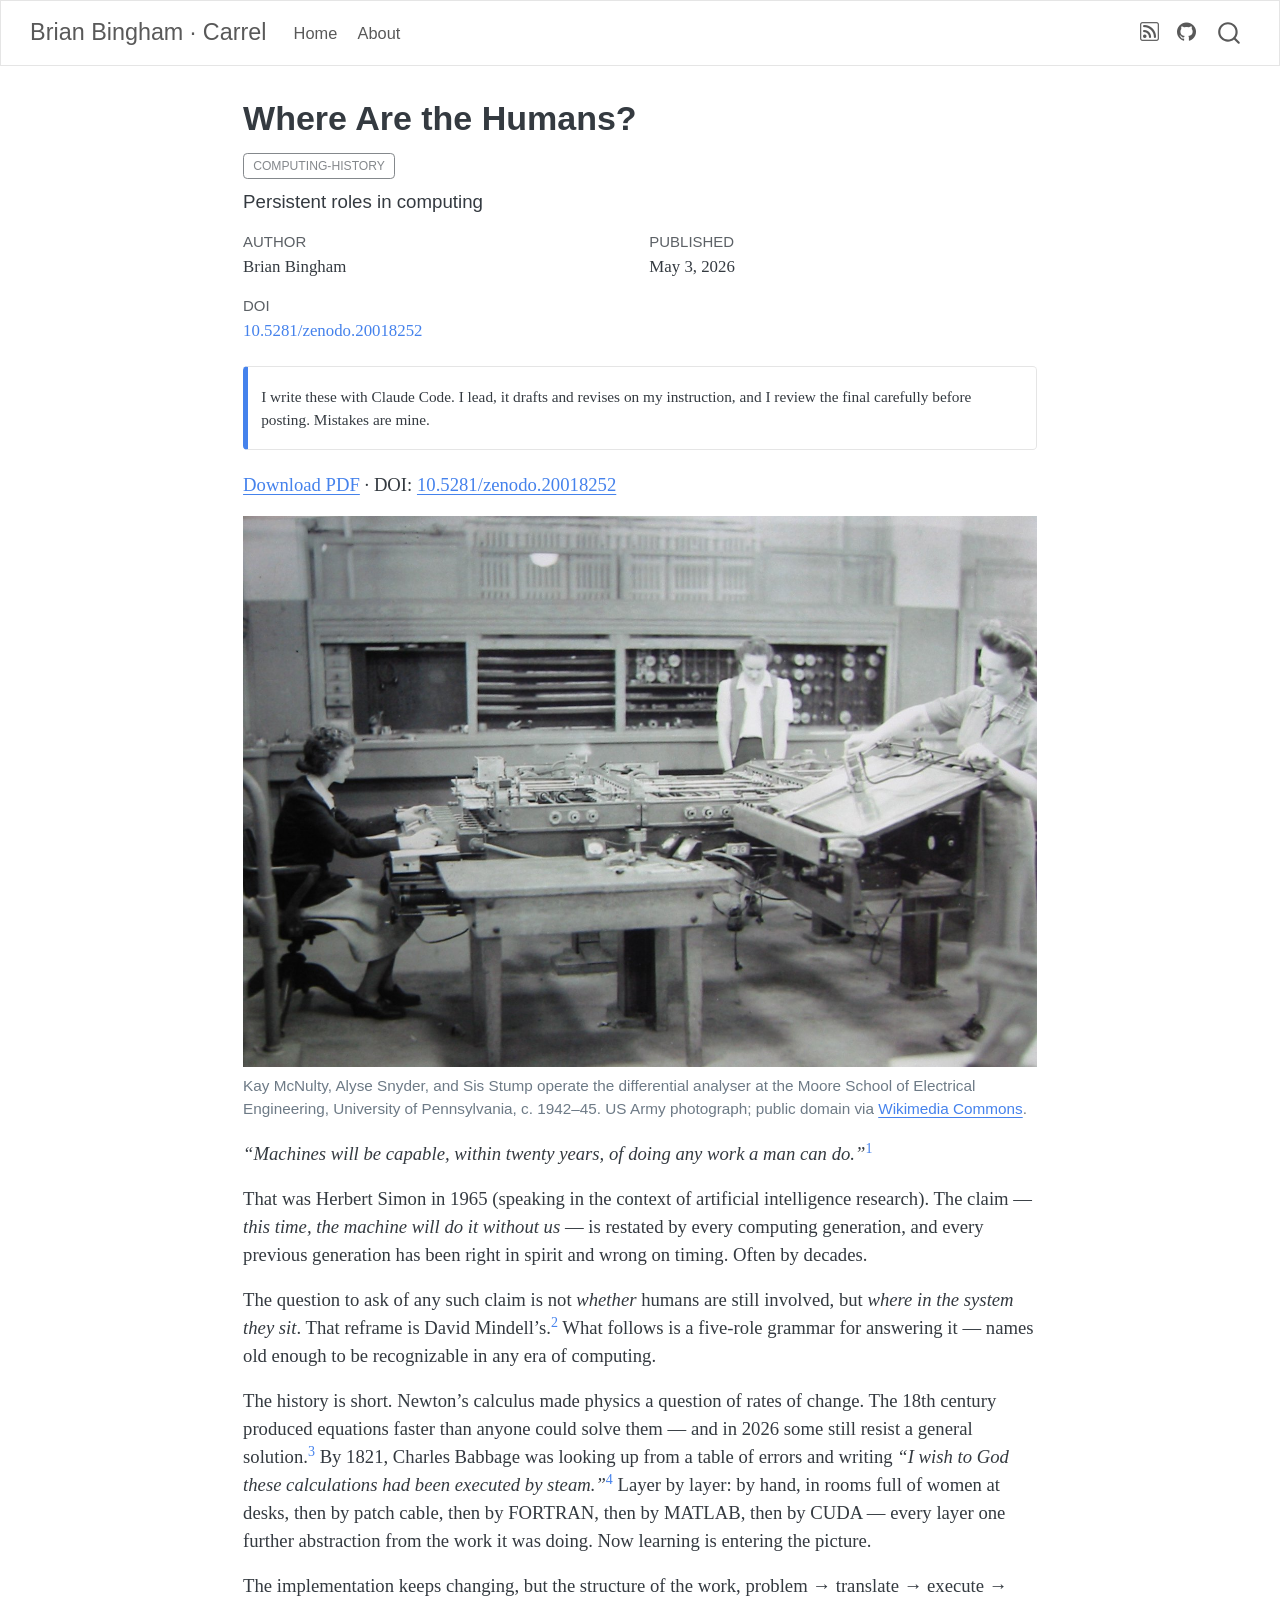
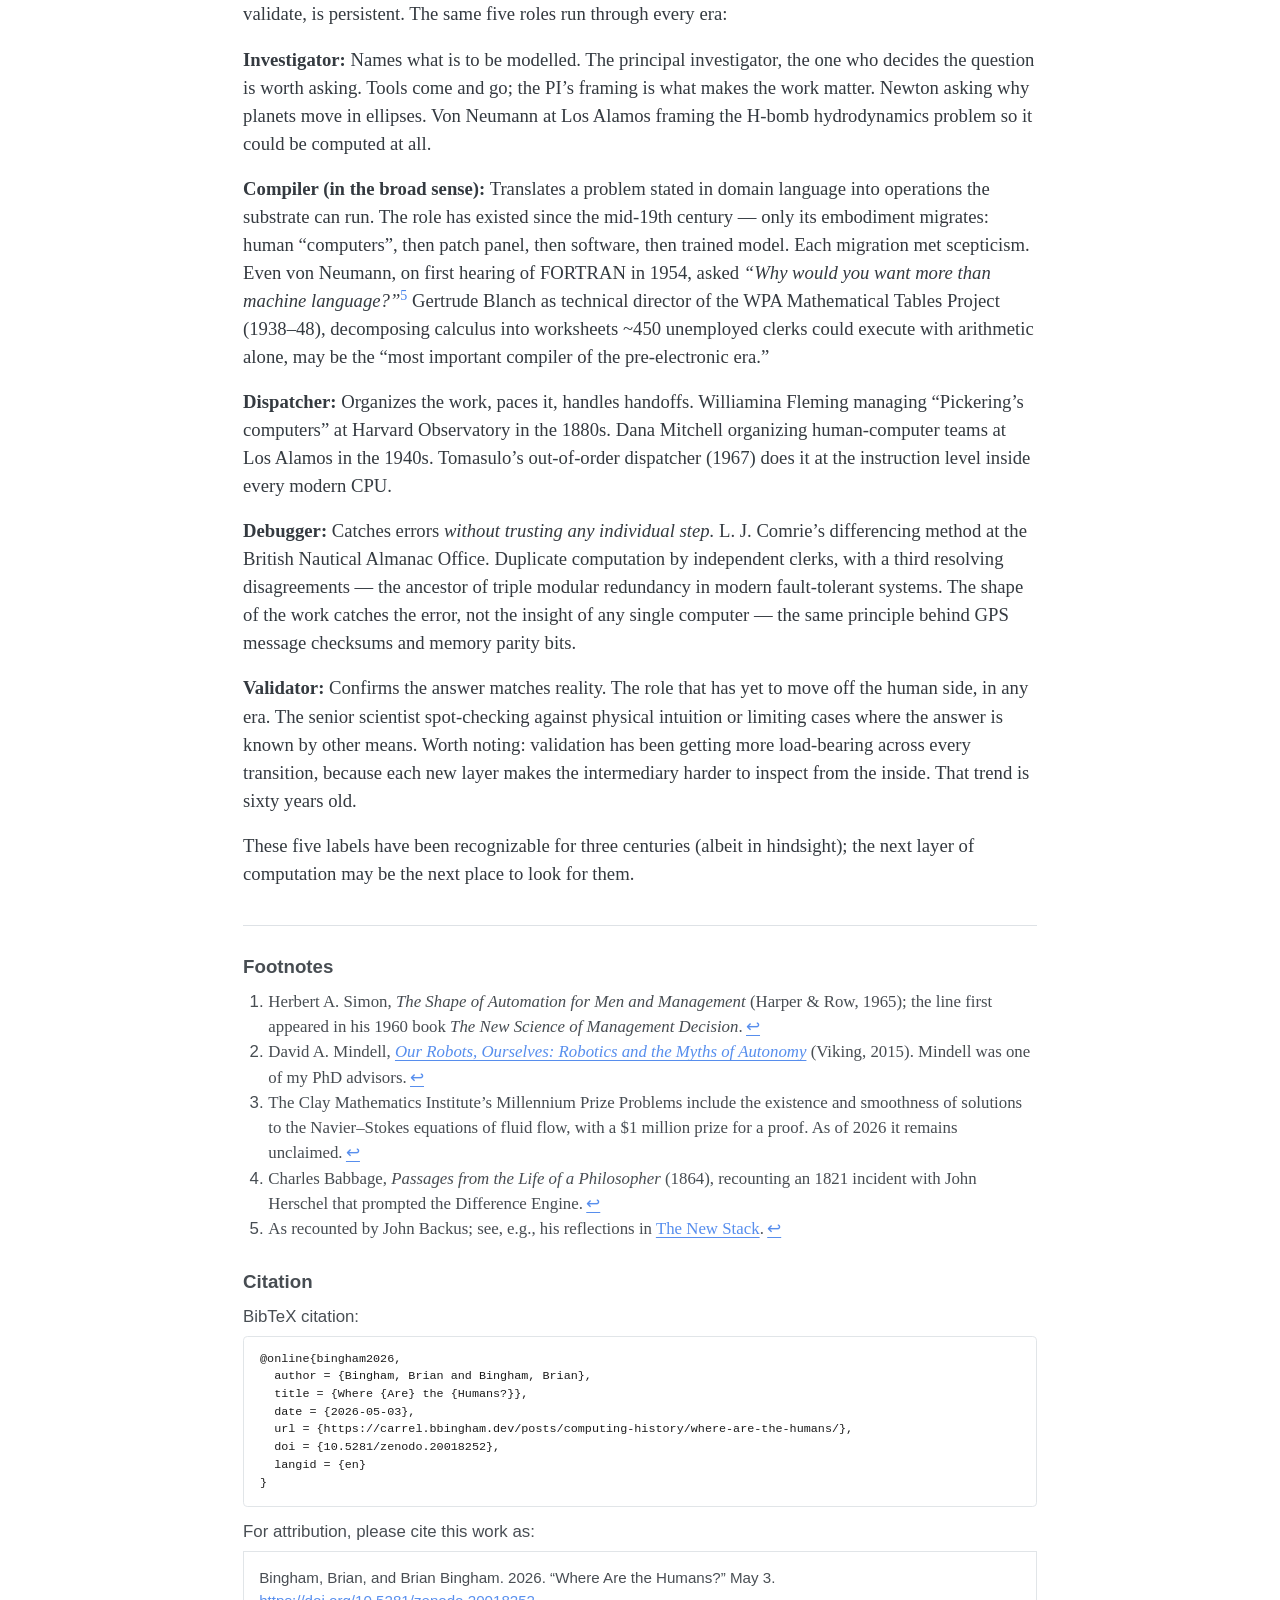
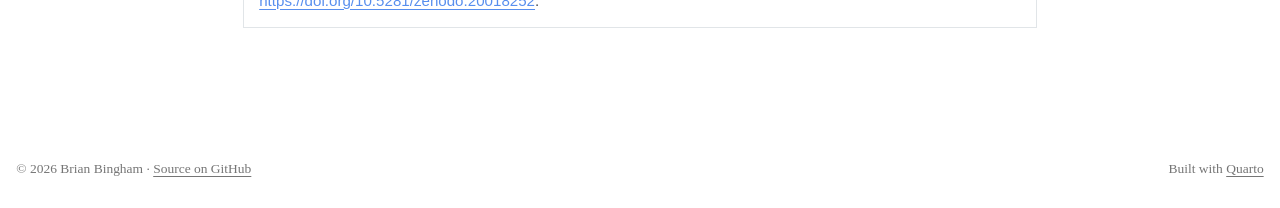
<file: posts/computing-history/where-are-the-humans/index.html>
<!DOCTYPE html>
<html xmlns="http://www.w3.org/1999/xhtml" lang="en" xml:lang="en"><head>

<meta charset="utf-8">
<meta name="generator" content="quarto-1.9.38">

<meta name="viewport" content="width=device-width, initial-scale=1.0, user-scalable=yes">

<meta name="author" content="Brian Bingham">
<meta name="dcterms.date" content="2026-05-03">
<meta name="description" content="Persistent roles in computing">

<title>Where Are the Humans? – Brian Bingham · Carrel</title>
<style>
/* Default styles provided by pandoc.
** See https://pandoc.org/MANUAL.html#variables-for-html for config info.
*/
code{white-space: pre-wrap;}
span.smallcaps{font-variant: small-caps;}
div.columns{display: flex; gap: min(4vw, 1.5em);}
div.column{flex: auto; overflow-x: auto;}
div.hanging-indent{margin-left: 1.5em; text-indent: -1.5em;}
ul.task-list{list-style: none;}
ul.task-list li input[type="checkbox"] {
  width: 0.8em;
  margin: 0 0.8em 0.2em -1em; /* quarto-specific, see https://github.com/quarto-dev/quarto-cli/issues/4556 */ 
  vertical-align: middle;
}
</style>


<script src="../../../site_libs/quarto-nav/quarto-nav.js"></script>
<script src="../../../site_libs/clipboard/clipboard.min.js"></script>
<script src="../../../site_libs/quarto-search/autocomplete.umd.js"></script>
<script src="../../../site_libs/quarto-search/fuse.min.js"></script>
<script src="../../../site_libs/quarto-search/quarto-search.js"></script>
<meta name="quarto:offset" content="../../../">
<script src="../../../site_libs/quarto-html/quarto.js" type="module"></script>
<script src="../../../site_libs/quarto-html/tabsets/tabsets.js" type="module"></script>
<script src="../../../site_libs/quarto-html/popper.min.js"></script>
<script src="../../../site_libs/quarto-html/tippy.umd.min.js"></script>
<script src="../../../site_libs/quarto-html/anchor.min.js"></script>
<link href="../../../site_libs/quarto-html/tippy.css" rel="stylesheet">
<link href="../../../site_libs/quarto-html/quarto-syntax-highlighting-15634bcf2e68342d4ad2dfa704d543f6.css" rel="stylesheet" id="quarto-text-highlighting-styles">
<script src="../../../site_libs/bootstrap/bootstrap.min.js"></script>
<link href="../../../site_libs/bootstrap/bootstrap-icons.css" rel="stylesheet">
<link href="../../../site_libs/bootstrap/bootstrap-454c13701e5b3cffbaa44d2e4fed2e2a.min.css" rel="stylesheet" append-hash="true" id="quarto-bootstrap" data-mode="light">
<script id="quarto-search-options" type="application/json">{
  "location": "navbar",
  "copy-button": false,
  "collapse-after": 3,
  "panel-placement": "end",
  "type": "overlay",
  "limit": 50,
  "keyboard-shortcut": [
    "f",
    "/",
    "s"
  ],
  "show-item-context": false,
  "language": {
    "search-no-results-text": "No results",
    "search-matching-documents-text": "matching documents",
    "search-copy-link-title": "Copy link to search",
    "search-hide-matches-text": "Hide additional matches",
    "search-more-match-text": "more match in this document",
    "search-more-matches-text": "more matches in this document",
    "search-clear-button-title": "Clear",
    "search-text-placeholder": "",
    "search-detached-cancel-button-title": "Cancel",
    "search-submit-button-title": "Submit",
    "search-label": "Search"
  }
}</script>
<style>html{ scroll-behavior: smooth; }</style>


<meta property="og:title" content="Where Are the Humans? – Brian Bingham · Carrel">
<meta property="og:description" content="Persistent roles in computing">
<meta property="og:image" content="https://carrel.bbingham.dev/posts/computing-history/where-are-the-humans/hero.jpg">
<meta property="og:site_name" content="Brian Bingham · Carrel">
</head>

<body class="nav-fixed fullcontent quarto-light">

<div id="quarto-search-results"></div>
  <header id="quarto-header" class="headroom fixed-top">
    <nav class="navbar navbar-expand-lg " data-bs-theme="dark">
      <div class="navbar-container container-fluid">
      <div class="navbar-brand-container mx-auto">
    <a class="navbar-brand" href="../../../index.html">
    <span class="navbar-title">Brian Bingham · Carrel</span>
    </a>
  </div>
            <div id="quarto-search" class="" title="Search"></div>
          <button class="navbar-toggler" type="button" data-bs-toggle="collapse" data-bs-target="#navbarCollapse" aria-controls="navbarCollapse" role="menu" aria-expanded="false" aria-label="Toggle navigation" onclick="if (window.quartoToggleHeadroom) { window.quartoToggleHeadroom(); }">
  <span class="navbar-toggler-icon"></span>
</button>
          <div class="collapse navbar-collapse" id="navbarCollapse">
            <ul class="navbar-nav navbar-nav-scroll me-auto">
  <li class="nav-item">
    <a class="nav-link" href="../../../index.html"> 
<span class="menu-text">Home</span></a>
  </li>  
  <li class="nav-item">
    <a class="nav-link" href="../../../about.html"> 
<span class="menu-text">About</span></a>
  </li>  
</ul>
            <ul class="navbar-nav navbar-nav-scroll ms-auto">
  <li class="nav-item compact">
    <a class="nav-link" href="../../../index.xml"> <i class="bi bi-rss" role="img" aria-label="RSS feed">
</i> 
<span class="menu-text"></span></a>
  </li>  
  <li class="nav-item compact">
    <a class="nav-link" href="https://github.com/bsb808/carrel"> <i class="bi bi-github" role="img" aria-label="Source on GitHub">
</i> 
<span class="menu-text"></span></a>
  </li>  
</ul>
          </div> <!-- /navcollapse -->
            <div class="quarto-navbar-tools">
</div>
      </div> <!-- /container-fluid -->
    </nav>
</header>
<!-- content -->
<div id="quarto-content" class="quarto-container page-columns page-rows-contents page-layout-article page-navbar">
<!-- sidebar -->
<!-- margin-sidebar -->
    
<!-- main -->
<main class="content" id="quarto-document-content">

<header id="title-block-header" class="quarto-title-block default">
<div class="quarto-title">
<h1 class="title">Where Are the Humans?</h1>
  <div class="quarto-categories">
    <div class="quarto-category">computing-history</div>
  </div>
  </div>

<div>
  <div class="description">
    Persistent roles in computing
  </div>
</div>


<div class="quarto-title-meta">

    <div>
    <div class="quarto-title-meta-heading">Author</div>
    <div class="quarto-title-meta-contents">
             <p>Brian Bingham </p>
          </div>
  </div>
    
    <div>
    <div class="quarto-title-meta-heading">Published</div>
    <div class="quarto-title-meta-contents">
      <p class="date">May 3, 2026</p>
    </div>
  </div>
  
    
    <div>
    <div class="quarto-title-meta-heading">Doi</div>
    <div class="quarto-title-meta-contents">
      <p class="doi">
        <a href="https://doi.org/10.5281/zenodo.20018252">10.5281/zenodo.20018252</a>
      </p>
    </div>
  </div>
  </div>
  


</header>


<div class="callout callout-style-simple callout-note no-icon">
<div class="callout-body d-flex">
<div class="callout-icon-container">
<i class="callout-icon no-icon"></i>
</div>
<div class="callout-body-container">
<p>I write these with Claude Code. I lead, it drafts and revises on my instruction, and I review the final carefully before posting. Mistakes are mine.</p>
</div>
</div>
</div>
<p><a href="where-are-the-humans.pdf">Download PDF</a> · DOI: <a href="https://doi.org/10.5281/zenodo.20018252">10.5281/zenodo.20018252</a></p>
<div class="quarto-figure quarto-figure-center">
<figure class="figure">
<p><img src="hero.jpg" class="img-fluid figure-img"></p>
<figcaption>Kay McNulty, Alyse Snyder, and Sis Stump operate the differential analyser at the Moore School of Electrical Engineering, University of Pennsylvania, c.&nbsp;1942–45. US Army photograph; public domain via <a href="https://commons.wikimedia.org/wiki/File:KayMcNultyAlyseSnyderSisStumpDifferentialAnalyzer.jpg">Wikimedia Commons</a>.</figcaption>
</figure>
</div>
<p><em>“Machines will be capable, within twenty years, of doing any work a man can do.”</em><a href="#fn1" class="footnote-ref" id="fnref1" role="doc-noteref"><sup>1</sup></a></p>
<p>That was Herbert Simon in 1965 (speaking in the context of artificial intelligence research). The claim — <em>this time, the machine will do it without us</em> — is restated by every computing generation, and every previous generation has been right in spirit and wrong on timing. Often by decades.</p>
<p>The question to ask of any such claim is not <em>whether</em> humans are still involved, but <em>where in the system they sit</em>. That reframe is David Mindell’s.<a href="#fn2" class="footnote-ref" id="fnref2" role="doc-noteref"><sup>2</sup></a> What follows is a five-role grammar for answering it — names old enough to be recognizable in any era of computing.</p>
<p>The history is short. Newton’s calculus made physics a question of rates of change. The 18th century produced equations faster than anyone could solve them — and in 2026 some still resist a general solution.<a href="#fn3" class="footnote-ref" id="fnref3" role="doc-noteref"><sup>3</sup></a> By 1821, Charles Babbage was looking up from a table of errors and writing <em>“I wish to God these calculations had been executed by steam.”</em><a href="#fn4" class="footnote-ref" id="fnref4" role="doc-noteref"><sup>4</sup></a> Layer by layer: by hand, in rooms full of women at desks, then by patch cable, then by FORTRAN, then by MATLAB, then by CUDA — every layer one further abstraction from the work it was doing. Now learning is entering the picture.</p>
<p>The implementation keeps changing, but the structure of the work, problem → translate → execute → validate, is persistent. The same five roles run through every era:</p>
<p><strong>Investigator:</strong> Names what is to be modelled. The principal investigator, the one who decides the question is worth asking. Tools come and go; the PI’s framing is what makes the work matter. Newton asking why planets move in ellipses. Von Neumann at Los Alamos framing the H-bomb hydrodynamics problem so it could be computed at all.</p>
<p><strong>Compiler (in the broad sense):</strong> Translates a problem stated in domain language into operations the substrate can run. The role has existed since the mid-19th century — only its embodiment migrates: human “computers”, then patch panel, then software, then trained model. Each migration met scepticism. Even von Neumann, on first hearing of FORTRAN in 1954, asked <em>“Why would you want more than machine language?”</em><a href="#fn5" class="footnote-ref" id="fnref5" role="doc-noteref"><sup>5</sup></a> Gertrude Blanch as technical director of the WPA Mathematical Tables Project (1938–48), decomposing calculus into worksheets ~450 unemployed clerks could execute with arithmetic alone, may be the “most important compiler of the pre-electronic era.”</p>
<p><strong>Dispatcher:</strong> Organizes the work, paces it, handles handoffs. Williamina Fleming managing “Pickering’s computers” at Harvard Observatory in the 1880s. Dana Mitchell organizing human-computer teams at Los Alamos in the 1940s. Tomasulo’s out-of-order dispatcher (1967) does it at the instruction level inside every modern CPU.</p>
<p><strong>Debugger:</strong> Catches errors <em>without trusting any individual step.</em> L. J. Comrie’s differencing method at the British Nautical Almanac Office. Duplicate computation by independent clerks, with a third resolving disagreements — the ancestor of triple modular redundancy in modern fault-tolerant systems. The shape of the work catches the error, not the insight of any single computer — the same principle behind GPS message checksums and memory parity bits.</p>
<p><strong>Validator:</strong> Confirms the answer matches reality. The role that has yet to move off the human side, in any era. The senior scientist spot-checking against physical intuition or limiting cases where the answer is known by other means. Worth noting: validation has been getting more load-bearing across every transition, because each new layer makes the intermediary harder to inspect from the inside. That trend is sixty years old.</p>
<p>These five labels have been recognizable for three centuries (albeit in hindsight); the next layer of computation may be the next place to look for them.</p>




<div id="quarto-appendix" class="default"><section id="footnotes" class="footnotes footnotes-end-of-document" role="doc-endnotes"><h2 class="anchored quarto-appendix-heading">Footnotes</h2>

<ol>
<li id="fn1"><p>Herbert A. Simon, <em>The Shape of Automation for Men and Management</em> (Harper &amp; Row, 1965); the line first appeared in his 1960 book <em>The New Science of Management Decision</em>.<a href="#fnref1" class="footnote-back" role="doc-backlink">↩︎</a></p></li>
<li id="fn2"><p>David A. Mindell, <a href="https://www.amazon.com/Our-Robots-Ourselves-Robotics-Autonomy/dp/0143109065"><em>Our Robots, Ourselves: Robotics and the Myths of Autonomy</em></a> (Viking, 2015). Mindell was one of my PhD advisors.<a href="#fnref2" class="footnote-back" role="doc-backlink">↩︎</a></p></li>
<li id="fn3"><p>The Clay Mathematics Institute’s Millennium Prize Problems include the existence and smoothness of solutions to the Navier–Stokes equations of fluid flow, with a $1 million prize for a proof. As of 2026 it remains unclaimed.<a href="#fnref3" class="footnote-back" role="doc-backlink">↩︎</a></p></li>
<li id="fn4"><p>Charles Babbage, <em>Passages from the Life of a Philosopher</em> (1864), recounting an 1821 incident with John Herschel that prompted the Difference Engine.<a href="#fnref4" class="footnote-back" role="doc-backlink">↩︎</a></p></li>
<li id="fn5"><p>As recounted by John Backus; see, e.g., his reflections in <a href="https://thenewstack.io/how-john-backus-fortran-beat-machine-codes-priesthood/">The New Stack</a>.<a href="#fnref5" class="footnote-back" role="doc-backlink">↩︎</a></p></li>
</ol>
</section><section class="quarto-appendix-contents" id="quarto-citation"><h2 class="anchored quarto-appendix-heading">Citation</h2><div><div class="quarto-appendix-secondary-label">BibTeX citation:</div><pre class="sourceCode code-with-copy quarto-appendix-bibtex"><code class="sourceCode bibtex">@online{bingham2026,
  author = {Bingham, Brian and Bingham, Brian},
  title = {Where {Are} the {Humans?}},
  date = {2026-05-03},
  url = {https://carrel.bbingham.dev/posts/computing-history/where-are-the-humans/},
  doi = {10.5281/zenodo.20018252},
  langid = {en}
}
</code><button title="Copy to Clipboard" class="code-copy-button"><i class="bi"></i></button></pre><div class="quarto-appendix-secondary-label">For attribution, please cite this work as:</div><div id="ref-bingham2026" class="csl-entry quarto-appendix-citeas" role="listitem">
Bingham, Brian, and Brian Bingham. 2026. <span>“Where Are the
Humans?”</span> May 3. <a href="https://doi.org/10.5281/zenodo.20018252">https://doi.org/10.5281/zenodo.20018252</a>.
</div></div></section></div></main> <!-- /main -->
<script id="quarto-html-after-body" type="application/javascript">
  window.document.addEventListener("DOMContentLoaded", function (event) {
    const icon = "";
    const anchorJS = new window.AnchorJS();
    anchorJS.options = {
      placement: 'right',
      icon: icon
    };
    anchorJS.add('.anchored');
    const isCodeAnnotation = (el) => {
      for (const clz of el.classList) {
        if (clz.startsWith('code-annotation-')) {                     
          return true;
        }
      }
      return false;
    }
    const onCopySuccess = function(e) {
      // button target
      const button = e.trigger;
      // don't keep focus
      button.blur();
      // flash "checked"
      button.classList.add('code-copy-button-checked');
      var currentTitle = button.getAttribute("title");
      button.setAttribute("title", "Copied!");
      let tooltip;
      if (window.bootstrap) {
        button.setAttribute("data-bs-toggle", "tooltip");
        button.setAttribute("data-bs-placement", "left");
        button.setAttribute("data-bs-title", "Copied!");
        tooltip = new bootstrap.Tooltip(button, 
          { trigger: "manual", 
            customClass: "code-copy-button-tooltip",
            offset: [0, -8]});
        tooltip.show();    
      }
      setTimeout(function() {
        if (tooltip) {
          tooltip.hide();
          button.removeAttribute("data-bs-title");
          button.removeAttribute("data-bs-toggle");
          button.removeAttribute("data-bs-placement");
        }
        button.setAttribute("title", currentTitle);
        button.classList.remove('code-copy-button-checked');
      }, 1000);
      // clear code selection
      e.clearSelection();
    }
    const getTextToCopy = function(trigger) {
      const outerScaffold = trigger.parentElement.cloneNode(true);
      const codeEl = outerScaffold.querySelector('code');
      for (const childEl of codeEl.children) {
        if (isCodeAnnotation(childEl)) {
          childEl.remove();
        }
      }
      return codeEl.innerText;
    }
    const clipboard = new window.ClipboardJS('.code-copy-button:not([data-in-quarto-modal])', {
      text: getTextToCopy
    });
    clipboard.on('success', onCopySuccess);
    if (window.document.getElementById('quarto-embedded-source-code-modal')) {
      const clipboardModal = new window.ClipboardJS('.code-copy-button[data-in-quarto-modal]', {
        text: getTextToCopy,
        container: window.document.getElementById('quarto-embedded-source-code-modal')
      });
      clipboardModal.on('success', onCopySuccess);
    }
      var localhostRegex = new RegExp(/^(?:http|https):\/\/localhost\:?[0-9]*\//);
      var mailtoRegex = new RegExp(/^mailto:/);
        var filterRegex = new RegExp("https:\/\/carrel\.bbingham\.dev");
      var isInternal = (href) => {
          return filterRegex.test(href) || localhostRegex.test(href) || mailtoRegex.test(href);
      }
      // Inspect non-navigation links and adorn them if external
     var links = window.document.querySelectorAll('a[href]:not(.nav-link):not(.navbar-brand):not(.toc-action):not(.sidebar-link):not(.sidebar-item-toggle):not(.pagination-link):not(.no-external):not([aria-hidden]):not(.dropdown-item):not(.quarto-navigation-tool):not(.about-link)');
      for (var i=0; i<links.length; i++) {
        const link = links[i];
        if (!isInternal(link.href)) {
          // undo the damage that might have been done by quarto-nav.js in the case of
          // links that we want to consider external
          if (link.dataset.originalHref !== undefined) {
            link.href = link.dataset.originalHref;
          }
        }
      }
    function tippyHover(el, contentFn, onTriggerFn, onUntriggerFn) {
      const config = {
        allowHTML: true,
        maxWidth: 500,
        delay: 100,
        arrow: false,
        appendTo: function(el) {
            return el.parentElement;
        },
        interactive: true,
        interactiveBorder: 10,
        theme: 'quarto',
        placement: 'bottom-start',
      };
      if (contentFn) {
        config.content = contentFn;
      }
      if (onTriggerFn) {
        config.onTrigger = onTriggerFn;
      }
      if (onUntriggerFn) {
        config.onUntrigger = onUntriggerFn;
      }
      window.tippy(el, config); 
    }
    const noterefs = window.document.querySelectorAll('a[role="doc-noteref"]');
    for (var i=0; i<noterefs.length; i++) {
      const ref = noterefs[i];
      tippyHover(ref, function() {
        // use id or data attribute instead here
        let href = ref.getAttribute('data-footnote-href') || ref.getAttribute('href');
        try { href = new URL(href).hash; } catch {}
        const id = href.replace(/^#\/?/, "");
        const note = window.document.getElementById(id);
        if (note) {
          return note.innerHTML;
        } else {
          return "";
        }
      });
    }
    const xrefs = window.document.querySelectorAll('a.quarto-xref');
    const processXRef = (id, note) => {
      // Strip column container classes
      const stripColumnClz = (el) => {
        el.classList.remove("page-full", "page-columns");
        if (el.children) {
          for (const child of el.children) {
            stripColumnClz(child);
          }
        }
      }
      stripColumnClz(note)
      if (id === null || id.startsWith('sec-')) {
        // Special case sections, only their first couple elements
        const container = document.createElement("div");
        if (note.children && note.children.length > 2) {
          container.appendChild(note.children[0].cloneNode(true));
          for (let i = 1; i < note.children.length; i++) {
            const child = note.children[i];
            if (child.tagName === "P" && child.innerText === "") {
              continue;
            } else {
              container.appendChild(child.cloneNode(true));
              break;
            }
          }
          if (window.Quarto?.typesetMath) {
            window.Quarto.typesetMath(container);
          }
          return container.innerHTML
        } else {
          if (window.Quarto?.typesetMath) {
            window.Quarto.typesetMath(note);
          }
          return note.innerHTML;
        }
      } else {
        // Remove any anchor links if they are present
        const anchorLink = note.querySelector('a.anchorjs-link');
        if (anchorLink) {
          anchorLink.remove();
        }
        if (window.Quarto?.typesetMath) {
          window.Quarto.typesetMath(note);
        }
        if (note.classList.contains("callout")) {
          return note.outerHTML;
        } else {
          return note.innerHTML;
        }
      }
    }
    for (var i=0; i<xrefs.length; i++) {
      const xref = xrefs[i];
      tippyHover(xref, undefined, function(instance) {
        instance.disable();
        let url = xref.getAttribute('href');
        let hash = undefined; 
        if (url.startsWith('#')) {
          hash = url;
        } else {
          try { hash = new URL(url).hash; } catch {}
        }
        if (hash) {
          const id = hash.replace(/^#\/?/, "");
          const note = window.document.getElementById(id);
          if (note !== null) {
            try {
              const html = processXRef(id, note.cloneNode(true));
              instance.setContent(html);
            } finally {
              instance.enable();
              instance.show();
            }
          } else {
            // See if we can fetch this
            fetch(url.split('#')[0])
            .then(res => res.text())
            .then(html => {
              const parser = new DOMParser();
              const htmlDoc = parser.parseFromString(html, "text/html");
              const note = htmlDoc.getElementById(id);
              if (note !== null) {
                const html = processXRef(id, note);
                instance.setContent(html);
              } 
            }).finally(() => {
              instance.enable();
              instance.show();
            });
          }
        } else {
          // See if we can fetch a full url (with no hash to target)
          // This is a special case and we should probably do some content thinning / targeting
          fetch(url)
          .then(res => res.text())
          .then(html => {
            const parser = new DOMParser();
            const htmlDoc = parser.parseFromString(html, "text/html");
            const note = htmlDoc.querySelector('main.content');
            if (note !== null) {
              // This should only happen for chapter cross references
              // (since there is no id in the URL)
              // remove the first header
              if (note.children.length > 0 && note.children[0].tagName === "HEADER") {
                note.children[0].remove();
              }
              const html = processXRef(null, note);
              instance.setContent(html);
            } 
          }).finally(() => {
            instance.enable();
            instance.show();
          });
        }
      }, function(instance) {
      });
    }
        let selectedAnnoteEl;
        const selectorForAnnotation = ( cell, annotation) => {
          let cellAttr = 'data-code-cell="' + cell + '"';
          let lineAttr = 'data-code-annotation="' +  annotation + '"';
          const selector = 'span[' + cellAttr + '][' + lineAttr + ']';
          return selector;
        }
        const selectCodeLines = (annoteEl) => {
          const doc = window.document;
          const targetCell = annoteEl.getAttribute("data-target-cell");
          const targetAnnotation = annoteEl.getAttribute("data-target-annotation");
          const annoteSpan = window.document.querySelector(selectorForAnnotation(targetCell, targetAnnotation));
          const lines = annoteSpan.getAttribute("data-code-lines").split(",");
          const lineIds = lines.map((line) => {
            return targetCell + "-" + line;
          })
          let top = null;
          let height = null;
          let parent = null;
          if (lineIds.length > 0) {
              //compute the position of the single el (top and bottom and make a div)
              const el = window.document.getElementById(lineIds[0]);
              top = el.offsetTop;
              height = el.offsetHeight;
              parent = el.parentElement.parentElement;
            if (lineIds.length > 1) {
              const lastEl = window.document.getElementById(lineIds[lineIds.length - 1]);
              const bottom = lastEl.offsetTop + lastEl.offsetHeight;
              height = bottom - top;
            }
            if (top !== null && height !== null && parent !== null) {
              // cook up a div (if necessary) and position it 
              let div = window.document.getElementById("code-annotation-line-highlight");
              if (div === null) {
                div = window.document.createElement("div");
                div.setAttribute("id", "code-annotation-line-highlight");
                div.style.position = 'absolute';
                parent.appendChild(div);
              }
              div.style.top = top - 2 + "px";
              div.style.height = height + 4 + "px";
              div.style.left = 0;
              let gutterDiv = window.document.getElementById("code-annotation-line-highlight-gutter");
              if (gutterDiv === null) {
                gutterDiv = window.document.createElement("div");
                gutterDiv.setAttribute("id", "code-annotation-line-highlight-gutter");
                gutterDiv.style.position = 'absolute';
                const codeCell = window.document.getElementById(targetCell);
                const gutter = codeCell.querySelector('.code-annotation-gutter');
                gutter.appendChild(gutterDiv);
              }
              gutterDiv.style.top = top - 2 + "px";
              gutterDiv.style.height = height + 4 + "px";
            }
            selectedAnnoteEl = annoteEl;
          }
        };
        const unselectCodeLines = () => {
          const elementsIds = ["code-annotation-line-highlight", "code-annotation-line-highlight-gutter"];
          elementsIds.forEach((elId) => {
            const div = window.document.getElementById(elId);
            if (div) {
              div.remove();
            }
          });
          selectedAnnoteEl = undefined;
        };
          // Handle positioning of the toggle
      window.addEventListener(
        "resize",
        throttle(() => {
          elRect = undefined;
          if (selectedAnnoteEl) {
            selectCodeLines(selectedAnnoteEl);
          }
        }, 10)
      );
      function throttle(fn, ms) {
      let throttle = false;
      let timer;
        return (...args) => {
          if(!throttle) { // first call gets through
              fn.apply(this, args);
              throttle = true;
          } else { // all the others get throttled
              if(timer) clearTimeout(timer); // cancel #2
              timer = setTimeout(() => {
                fn.apply(this, args);
                timer = throttle = false;
              }, ms);
          }
        };
      }
        // Attach click handler to the DT
        const annoteDls = window.document.querySelectorAll('dt[data-target-cell]');
        for (const annoteDlNode of annoteDls) {
          annoteDlNode.addEventListener('click', (event) => {
            const clickedEl = event.target;
            if (clickedEl !== selectedAnnoteEl) {
              unselectCodeLines();
              const activeEl = window.document.querySelector('dt[data-target-cell].code-annotation-active');
              if (activeEl) {
                activeEl.classList.remove('code-annotation-active');
              }
              selectCodeLines(clickedEl);
              clickedEl.classList.add('code-annotation-active');
            } else {
              // Unselect the line
              unselectCodeLines();
              clickedEl.classList.remove('code-annotation-active');
            }
          });
        }
    const findCites = (el) => {
      const parentEl = el.parentElement;
      if (parentEl) {
        const cites = parentEl.dataset.cites;
        if (cites) {
          return {
            el,
            cites: cites.split(' ')
          };
        } else {
          return findCites(el.parentElement)
        }
      } else {
        return undefined;
      }
    };
    var bibliorefs = window.document.querySelectorAll('a[role="doc-biblioref"]');
    for (var i=0; i<bibliorefs.length; i++) {
      const ref = bibliorefs[i];
      const citeInfo = findCites(ref);
      if (citeInfo) {
        tippyHover(citeInfo.el, function() {
          var popup = window.document.createElement('div');
          citeInfo.cites.forEach(function(cite) {
            var citeDiv = window.document.createElement('div');
            citeDiv.classList.add('hanging-indent');
            citeDiv.classList.add('csl-entry');
            var biblioDiv = window.document.getElementById('ref-' + cite);
            if (biblioDiv) {
              citeDiv.innerHTML = biblioDiv.innerHTML;
            }
            popup.appendChild(citeDiv);
          });
          return popup.innerHTML;
        });
      }
    }
  });
  </script>
</div> <!-- /content -->
<footer class="footer">
  <div class="nav-footer">
    <div class="nav-footer-left">
<p>© 2026 Brian Bingham · <a href="https://github.com/bsb808/carrel">Source on GitHub</a></p>
</div>   
    <div class="nav-footer-center">
      &nbsp;
    </div>
    <div class="nav-footer-right">
<p>Built with <a href="https://quarto.org/">Quarto</a></p>
</div>
  </div>
</footer>




<script src="../../../site_libs/quarto-html/zenscroll-min.js"></script>
</body></html>
</file>
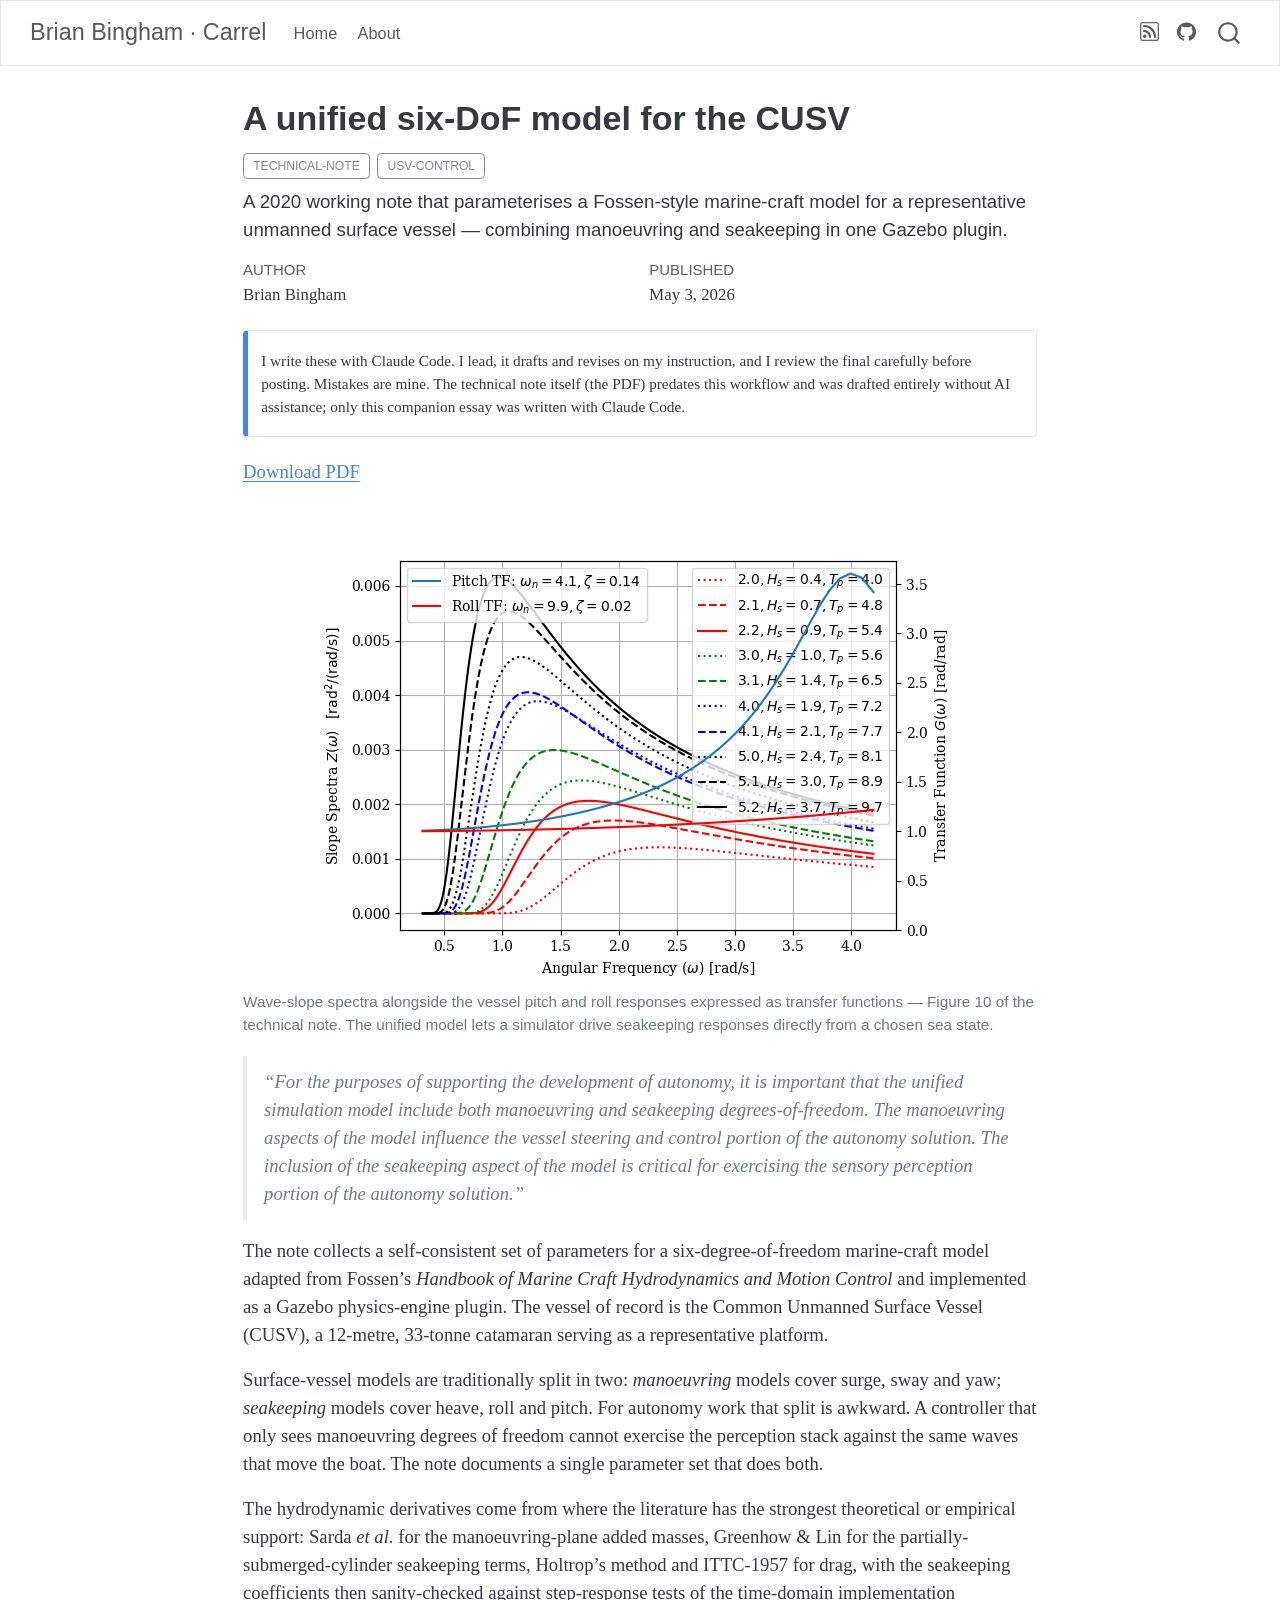
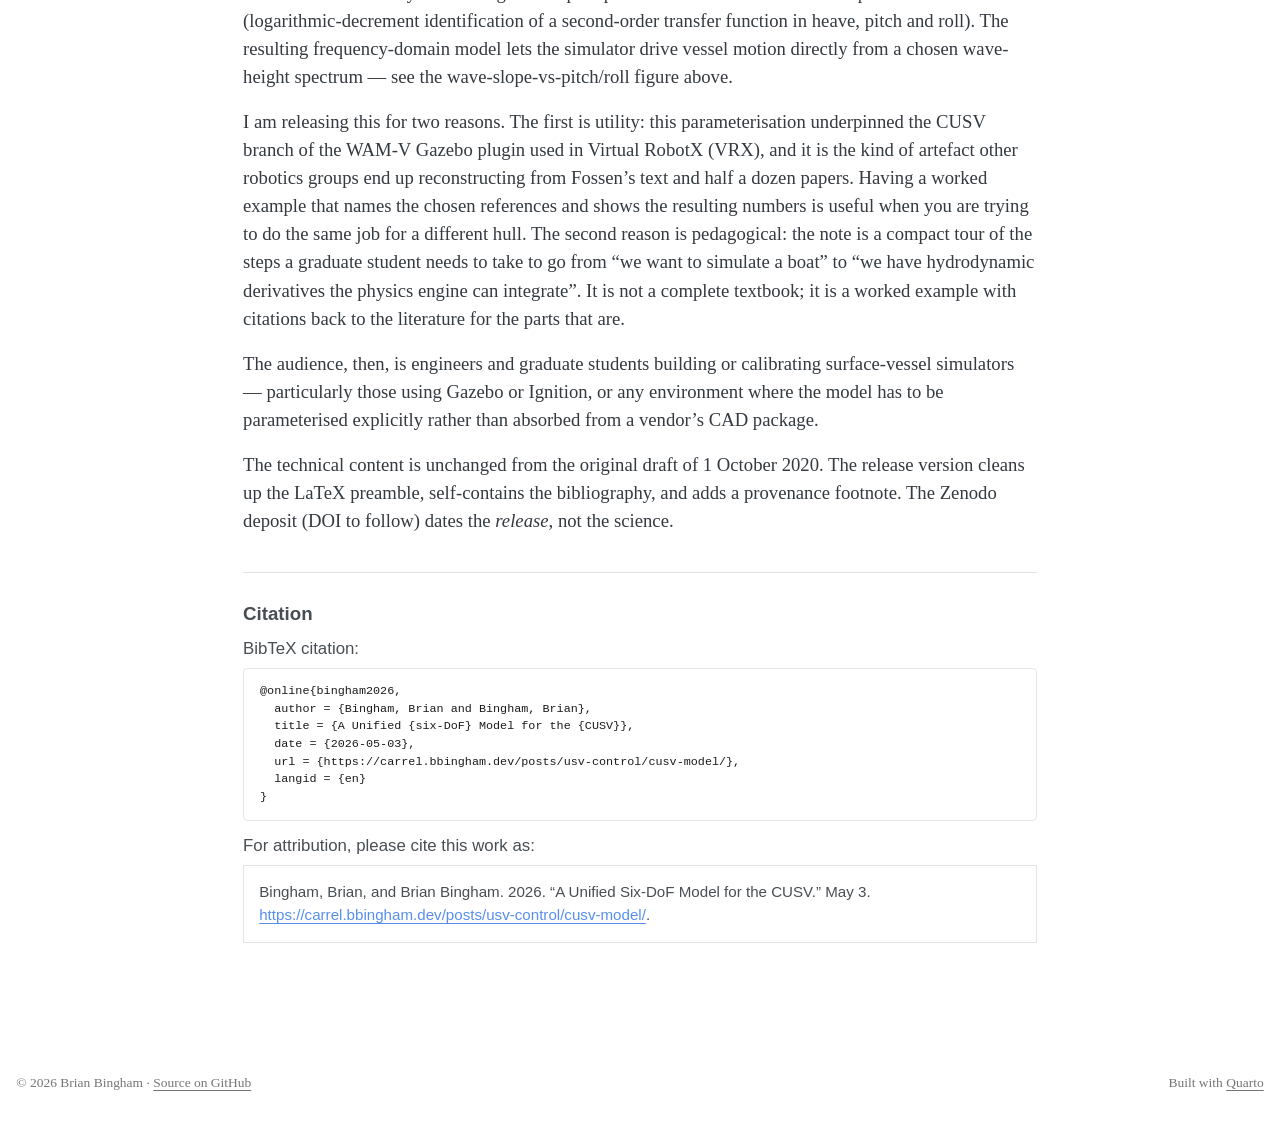
<file: posts/usv-control/cusv-model/index.html>
<!DOCTYPE html>
<html xmlns="http://www.w3.org/1999/xhtml" lang="en" xml:lang="en"><head>

<meta charset="utf-8">
<meta name="generator" content="quarto-1.9.38">

<meta name="viewport" content="width=device-width, initial-scale=1.0, user-scalable=yes">

<meta name="author" content="Brian Bingham">
<meta name="dcterms.date" content="2026-05-03">
<meta name="description" content="A 2020 working note that parameterises a Fossen-style marine-craft model for a representative unmanned surface vessel — combining manoeuvring and seakeeping in one Gazebo plugin.">

<title>A unified six-DoF model for the CUSV – Brian Bingham · Carrel</title>
<style>
/* Default styles provided by pandoc.
** See https://pandoc.org/MANUAL.html#variables-for-html for config info.
*/
code{white-space: pre-wrap;}
span.smallcaps{font-variant: small-caps;}
div.columns{display: flex; gap: min(4vw, 1.5em);}
div.column{flex: auto; overflow-x: auto;}
div.hanging-indent{margin-left: 1.5em; text-indent: -1.5em;}
ul.task-list{list-style: none;}
ul.task-list li input[type="checkbox"] {
  width: 0.8em;
  margin: 0 0.8em 0.2em -1em; /* quarto-specific, see https://github.com/quarto-dev/quarto-cli/issues/4556 */ 
  vertical-align: middle;
}
</style>


<script src="../../../site_libs/quarto-nav/quarto-nav.js"></script>
<script src="../../../site_libs/clipboard/clipboard.min.js"></script>
<script src="../../../site_libs/quarto-search/autocomplete.umd.js"></script>
<script src="../../../site_libs/quarto-search/fuse.min.js"></script>
<script src="../../../site_libs/quarto-search/quarto-search.js"></script>
<meta name="quarto:offset" content="../../../">
<script src="../../../site_libs/quarto-html/quarto.js" type="module"></script>
<script src="../../../site_libs/quarto-html/tabsets/tabsets.js" type="module"></script>
<script src="../../../site_libs/quarto-html/popper.min.js"></script>
<script src="../../../site_libs/quarto-html/tippy.umd.min.js"></script>
<script src="../../../site_libs/quarto-html/anchor.min.js"></script>
<link href="../../../site_libs/quarto-html/tippy.css" rel="stylesheet">
<link href="../../../site_libs/quarto-html/quarto-syntax-highlighting-15634bcf2e68342d4ad2dfa704d543f6.css" rel="stylesheet" id="quarto-text-highlighting-styles">
<script src="../../../site_libs/bootstrap/bootstrap.min.js"></script>
<link href="../../../site_libs/bootstrap/bootstrap-icons.css" rel="stylesheet">
<link href="../../../site_libs/bootstrap/bootstrap-454c13701e5b3cffbaa44d2e4fed2e2a.min.css" rel="stylesheet" append-hash="true" id="quarto-bootstrap" data-mode="light">
<script id="quarto-search-options" type="application/json">{
  "location": "navbar",
  "copy-button": false,
  "collapse-after": 3,
  "panel-placement": "end",
  "type": "overlay",
  "limit": 50,
  "keyboard-shortcut": [
    "f",
    "/",
    "s"
  ],
  "show-item-context": false,
  "language": {
    "search-no-results-text": "No results",
    "search-matching-documents-text": "matching documents",
    "search-copy-link-title": "Copy link to search",
    "search-hide-matches-text": "Hide additional matches",
    "search-more-match-text": "more match in this document",
    "search-more-matches-text": "more matches in this document",
    "search-clear-button-title": "Clear",
    "search-text-placeholder": "",
    "search-detached-cancel-button-title": "Cancel",
    "search-submit-button-title": "Submit",
    "search-label": "Search"
  }
}</script>
<style>html{ scroll-behavior: smooth; }</style>


<meta property="og:title" content="A unified six-DoF model for the CUSV – Brian Bingham · Carrel">
<meta property="og:description" content="A 2020 working note that parameterises a Fossen-style marine-craft model for a representative unmanned surface vessel — combining manoeuvring and seakeeping in one Gazebo plugin.">
<meta property="og:image" content="https://carrel.bbingham.dev/posts/usv-control/cusv-model/hero.png">
<meta property="og:site_name" content="Brian Bingham · Carrel">
<meta property="og:image:height" content="480">
<meta property="og:image:width" content="640">
</head>

<body class="nav-fixed fullcontent quarto-light">

<div id="quarto-search-results"></div>
  <header id="quarto-header" class="headroom fixed-top">
    <nav class="navbar navbar-expand-lg " data-bs-theme="dark">
      <div class="navbar-container container-fluid">
      <div class="navbar-brand-container mx-auto">
    <a class="navbar-brand" href="../../../index.html">
    <span class="navbar-title">Brian Bingham · Carrel</span>
    </a>
  </div>
            <div id="quarto-search" class="" title="Search"></div>
          <button class="navbar-toggler" type="button" data-bs-toggle="collapse" data-bs-target="#navbarCollapse" aria-controls="navbarCollapse" role="menu" aria-expanded="false" aria-label="Toggle navigation" onclick="if (window.quartoToggleHeadroom) { window.quartoToggleHeadroom(); }">
  <span class="navbar-toggler-icon"></span>
</button>
          <div class="collapse navbar-collapse" id="navbarCollapse">
            <ul class="navbar-nav navbar-nav-scroll me-auto">
  <li class="nav-item">
    <a class="nav-link" href="../../../index.html"> 
<span class="menu-text">Home</span></a>
  </li>  
  <li class="nav-item">
    <a class="nav-link" href="../../../about.html"> 
<span class="menu-text">About</span></a>
  </li>  
</ul>
            <ul class="navbar-nav navbar-nav-scroll ms-auto">
  <li class="nav-item compact">
    <a class="nav-link" href="../../../index.xml"> <i class="bi bi-rss" role="img" aria-label="RSS feed">
</i> 
<span class="menu-text"></span></a>
  </li>  
  <li class="nav-item compact">
    <a class="nav-link" href="https://github.com/bsb808/carrel"> <i class="bi bi-github" role="img" aria-label="Source on GitHub">
</i> 
<span class="menu-text"></span></a>
  </li>  
</ul>
          </div> <!-- /navcollapse -->
            <div class="quarto-navbar-tools">
</div>
      </div> <!-- /container-fluid -->
    </nav>
</header>
<!-- content -->
<div id="quarto-content" class="quarto-container page-columns page-rows-contents page-layout-article page-navbar">
<!-- sidebar -->
<!-- margin-sidebar -->
    
<!-- main -->
<main class="content" id="quarto-document-content">

<header id="title-block-header" class="quarto-title-block default">
<div class="quarto-title">
<h1 class="title">A unified six-DoF model for the CUSV</h1>
  <div class="quarto-categories">
    <div class="quarto-category">technical-note</div>
    <div class="quarto-category">usv-control</div>
  </div>
  </div>

<div>
  <div class="description">
    A 2020 working note that parameterises a Fossen-style marine-craft model for a representative unmanned surface vessel — combining manoeuvring and seakeeping in one Gazebo plugin.
  </div>
</div>


<div class="quarto-title-meta">

    <div>
    <div class="quarto-title-meta-heading">Author</div>
    <div class="quarto-title-meta-contents">
             <p>Brian Bingham </p>
          </div>
  </div>
    
    <div>
    <div class="quarto-title-meta-heading">Published</div>
    <div class="quarto-title-meta-contents">
      <p class="date">May 3, 2026</p>
    </div>
  </div>
  
    
  </div>
  


</header>


<div class="callout callout-style-simple callout-note no-icon">
<div class="callout-body d-flex">
<div class="callout-icon-container">
<i class="callout-icon no-icon"></i>
</div>
<div class="callout-body-container">
<p>I write these with Claude Code. I lead, it drafts and revises on my instruction, and I review the final carefully before posting. Mistakes are mine. The technical note itself (the PDF) predates this workflow and was drafted entirely without AI assistance; only this companion essay was written with Claude Code.</p>
</div>
</div>
</div>
<p><a href="cusv-model.pdf">Download PDF</a></p>
<div class="quarto-figure quarto-figure-center">
<figure class="figure">
<p><img src="hero.png" class="img-fluid figure-img"></p>
<figcaption>Wave-slope spectra alongside the vessel pitch and roll responses expressed as transfer functions — Figure 10 of the technical note. The unified model lets a simulator drive seakeeping responses directly from a chosen sea state.</figcaption>
</figure>
</div>
<blockquote class="blockquote">
<p><em>“For the purposes of supporting the development of autonomy, it is important that the unified simulation model include both manoeuvring and seakeeping degrees-of-freedom. The manoeuvring aspects of the model influence the vessel steering and control portion of the autonomy solution. The inclusion of the seakeeping aspect of the model is critical for exercising the sensory perception portion of the autonomy solution.”</em></p>
</blockquote>
<p>The note collects a self-consistent set of parameters for a six-degree-of-freedom marine-craft model adapted from Fossen’s <em>Handbook of Marine Craft Hydrodynamics and Motion Control</em> and implemented as a Gazebo physics-engine plugin. The vessel of record is the Common Unmanned Surface Vessel (CUSV), a 12-metre, 33-tonne catamaran serving as a representative platform.</p>
<p>Surface-vessel models are traditionally split in two: <em>manoeuvring</em> models cover surge, sway and yaw; <em>seakeeping</em> models cover heave, roll and pitch. For autonomy work that split is awkward. A controller that only sees manoeuvring degrees of freedom cannot exercise the perception stack against the same waves that move the boat. The note documents a single parameter set that does both.</p>
<p>The hydrodynamic derivatives come from where the literature has the strongest theoretical or empirical support: Sarda <em>et al.</em> for the manoeuvring-plane added masses, Greenhow &amp; Lin for the partially-submerged-cylinder seakeeping terms, Holtrop’s method and ITTC-1957 for drag, with the seakeeping coefficients then sanity-checked against step-response tests of the time-domain implementation (logarithmic-decrement identification of a second-order transfer function in heave, pitch and roll). The resulting frequency-domain model lets the simulator drive vessel motion directly from a chosen wave-height spectrum — see the wave-slope-vs-pitch/roll figure above.</p>
<p>I am releasing this for two reasons. The first is utility: this parameterisation underpinned the CUSV branch of the WAM-V Gazebo plugin used in Virtual RobotX (VRX), and it is the kind of artefact other robotics groups end up reconstructing from Fossen’s text and half a dozen papers. Having a worked example that names the chosen references and shows the resulting numbers is useful when you are trying to do the same job for a different hull. The second reason is pedagogical: the note is a compact tour of the steps a graduate student needs to take to go from “we want to simulate a boat” to “we have hydrodynamic derivatives the physics engine can integrate”. It is not a complete textbook; it is a worked example with citations back to the literature for the parts that are.</p>
<p>The audience, then, is engineers and graduate students building or calibrating surface-vessel simulators — particularly those using Gazebo or Ignition, or any environment where the model has to be parameterised explicitly rather than absorbed from a vendor’s CAD package.</p>
<p>The technical content is unchanged from the original draft of 1 October 2020. The release version cleans up the LaTeX preamble, self-contains the bibliography, and adds a provenance footnote. The Zenodo deposit (DOI to follow) dates the <em>release</em>, not the science.</p>



<div id="quarto-appendix" class="default"><section class="quarto-appendix-contents" id="quarto-citation"><h2 class="anchored quarto-appendix-heading">Citation</h2><div><div class="quarto-appendix-secondary-label">BibTeX citation:</div><pre class="sourceCode code-with-copy quarto-appendix-bibtex"><code class="sourceCode bibtex">@online{bingham2026,
  author = {Bingham, Brian and Bingham, Brian},
  title = {A Unified {six-DoF} Model for the {CUSV}},
  date = {2026-05-03},
  url = {https://carrel.bbingham.dev/posts/usv-control/cusv-model/},
  langid = {en}
}
</code><button title="Copy to Clipboard" class="code-copy-button"><i class="bi"></i></button></pre><div class="quarto-appendix-secondary-label">For attribution, please cite this work as:</div><div id="ref-bingham2026" class="csl-entry quarto-appendix-citeas" role="listitem">
Bingham, Brian, and Brian Bingham. 2026. <span>“A Unified Six-DoF Model
for the CUSV.”</span> May 3. <a href="https://carrel.bbingham.dev/posts/usv-control/cusv-model/">https://carrel.bbingham.dev/posts/usv-control/cusv-model/</a>.
</div></div></section></div></main> <!-- /main -->
<script id="quarto-html-after-body" type="application/javascript">
  window.document.addEventListener("DOMContentLoaded", function (event) {
    const icon = "";
    const anchorJS = new window.AnchorJS();
    anchorJS.options = {
      placement: 'right',
      icon: icon
    };
    anchorJS.add('.anchored');
    const isCodeAnnotation = (el) => {
      for (const clz of el.classList) {
        if (clz.startsWith('code-annotation-')) {                     
          return true;
        }
      }
      return false;
    }
    const onCopySuccess = function(e) {
      // button target
      const button = e.trigger;
      // don't keep focus
      button.blur();
      // flash "checked"
      button.classList.add('code-copy-button-checked');
      var currentTitle = button.getAttribute("title");
      button.setAttribute("title", "Copied!");
      let tooltip;
      if (window.bootstrap) {
        button.setAttribute("data-bs-toggle", "tooltip");
        button.setAttribute("data-bs-placement", "left");
        button.setAttribute("data-bs-title", "Copied!");
        tooltip = new bootstrap.Tooltip(button, 
          { trigger: "manual", 
            customClass: "code-copy-button-tooltip",
            offset: [0, -8]});
        tooltip.show();    
      }
      setTimeout(function() {
        if (tooltip) {
          tooltip.hide();
          button.removeAttribute("data-bs-title");
          button.removeAttribute("data-bs-toggle");
          button.removeAttribute("data-bs-placement");
        }
        button.setAttribute("title", currentTitle);
        button.classList.remove('code-copy-button-checked');
      }, 1000);
      // clear code selection
      e.clearSelection();
    }
    const getTextToCopy = function(trigger) {
      const outerScaffold = trigger.parentElement.cloneNode(true);
      const codeEl = outerScaffold.querySelector('code');
      for (const childEl of codeEl.children) {
        if (isCodeAnnotation(childEl)) {
          childEl.remove();
        }
      }
      return codeEl.innerText;
    }
    const clipboard = new window.ClipboardJS('.code-copy-button:not([data-in-quarto-modal])', {
      text: getTextToCopy
    });
    clipboard.on('success', onCopySuccess);
    if (window.document.getElementById('quarto-embedded-source-code-modal')) {
      const clipboardModal = new window.ClipboardJS('.code-copy-button[data-in-quarto-modal]', {
        text: getTextToCopy,
        container: window.document.getElementById('quarto-embedded-source-code-modal')
      });
      clipboardModal.on('success', onCopySuccess);
    }
      var localhostRegex = new RegExp(/^(?:http|https):\/\/localhost\:?[0-9]*\//);
      var mailtoRegex = new RegExp(/^mailto:/);
        var filterRegex = new RegExp("https:\/\/carrel\.bbingham\.dev");
      var isInternal = (href) => {
          return filterRegex.test(href) || localhostRegex.test(href) || mailtoRegex.test(href);
      }
      // Inspect non-navigation links and adorn them if external
     var links = window.document.querySelectorAll('a[href]:not(.nav-link):not(.navbar-brand):not(.toc-action):not(.sidebar-link):not(.sidebar-item-toggle):not(.pagination-link):not(.no-external):not([aria-hidden]):not(.dropdown-item):not(.quarto-navigation-tool):not(.about-link)');
      for (var i=0; i<links.length; i++) {
        const link = links[i];
        if (!isInternal(link.href)) {
          // undo the damage that might have been done by quarto-nav.js in the case of
          // links that we want to consider external
          if (link.dataset.originalHref !== undefined) {
            link.href = link.dataset.originalHref;
          }
        }
      }
    function tippyHover(el, contentFn, onTriggerFn, onUntriggerFn) {
      const config = {
        allowHTML: true,
        maxWidth: 500,
        delay: 100,
        arrow: false,
        appendTo: function(el) {
            return el.parentElement;
        },
        interactive: true,
        interactiveBorder: 10,
        theme: 'quarto',
        placement: 'bottom-start',
      };
      if (contentFn) {
        config.content = contentFn;
      }
      if (onTriggerFn) {
        config.onTrigger = onTriggerFn;
      }
      if (onUntriggerFn) {
        config.onUntrigger = onUntriggerFn;
      }
      window.tippy(el, config); 
    }
    const noterefs = window.document.querySelectorAll('a[role="doc-noteref"]');
    for (var i=0; i<noterefs.length; i++) {
      const ref = noterefs[i];
      tippyHover(ref, function() {
        // use id or data attribute instead here
        let href = ref.getAttribute('data-footnote-href') || ref.getAttribute('href');
        try { href = new URL(href).hash; } catch {}
        const id = href.replace(/^#\/?/, "");
        const note = window.document.getElementById(id);
        if (note) {
          return note.innerHTML;
        } else {
          return "";
        }
      });
    }
    const xrefs = window.document.querySelectorAll('a.quarto-xref');
    const processXRef = (id, note) => {
      // Strip column container classes
      const stripColumnClz = (el) => {
        el.classList.remove("page-full", "page-columns");
        if (el.children) {
          for (const child of el.children) {
            stripColumnClz(child);
          }
        }
      }
      stripColumnClz(note)
      if (id === null || id.startsWith('sec-')) {
        // Special case sections, only their first couple elements
        const container = document.createElement("div");
        if (note.children && note.children.length > 2) {
          container.appendChild(note.children[0].cloneNode(true));
          for (let i = 1; i < note.children.length; i++) {
            const child = note.children[i];
            if (child.tagName === "P" && child.innerText === "") {
              continue;
            } else {
              container.appendChild(child.cloneNode(true));
              break;
            }
          }
          if (window.Quarto?.typesetMath) {
            window.Quarto.typesetMath(container);
          }
          return container.innerHTML
        } else {
          if (window.Quarto?.typesetMath) {
            window.Quarto.typesetMath(note);
          }
          return note.innerHTML;
        }
      } else {
        // Remove any anchor links if they are present
        const anchorLink = note.querySelector('a.anchorjs-link');
        if (anchorLink) {
          anchorLink.remove();
        }
        if (window.Quarto?.typesetMath) {
          window.Quarto.typesetMath(note);
        }
        if (note.classList.contains("callout")) {
          return note.outerHTML;
        } else {
          return note.innerHTML;
        }
      }
    }
    for (var i=0; i<xrefs.length; i++) {
      const xref = xrefs[i];
      tippyHover(xref, undefined, function(instance) {
        instance.disable();
        let url = xref.getAttribute('href');
        let hash = undefined; 
        if (url.startsWith('#')) {
          hash = url;
        } else {
          try { hash = new URL(url).hash; } catch {}
        }
        if (hash) {
          const id = hash.replace(/^#\/?/, "");
          const note = window.document.getElementById(id);
          if (note !== null) {
            try {
              const html = processXRef(id, note.cloneNode(true));
              instance.setContent(html);
            } finally {
              instance.enable();
              instance.show();
            }
          } else {
            // See if we can fetch this
            fetch(url.split('#')[0])
            .then(res => res.text())
            .then(html => {
              const parser = new DOMParser();
              const htmlDoc = parser.parseFromString(html, "text/html");
              const note = htmlDoc.getElementById(id);
              if (note !== null) {
                const html = processXRef(id, note);
                instance.setContent(html);
              } 
            }).finally(() => {
              instance.enable();
              instance.show();
            });
          }
        } else {
          // See if we can fetch a full url (with no hash to target)
          // This is a special case and we should probably do some content thinning / targeting
          fetch(url)
          .then(res => res.text())
          .then(html => {
            const parser = new DOMParser();
            const htmlDoc = parser.parseFromString(html, "text/html");
            const note = htmlDoc.querySelector('main.content');
            if (note !== null) {
              // This should only happen for chapter cross references
              // (since there is no id in the URL)
              // remove the first header
              if (note.children.length > 0 && note.children[0].tagName === "HEADER") {
                note.children[0].remove();
              }
              const html = processXRef(null, note);
              instance.setContent(html);
            } 
          }).finally(() => {
            instance.enable();
            instance.show();
          });
        }
      }, function(instance) {
      });
    }
        let selectedAnnoteEl;
        const selectorForAnnotation = ( cell, annotation) => {
          let cellAttr = 'data-code-cell="' + cell + '"';
          let lineAttr = 'data-code-annotation="' +  annotation + '"';
          const selector = 'span[' + cellAttr + '][' + lineAttr + ']';
          return selector;
        }
        const selectCodeLines = (annoteEl) => {
          const doc = window.document;
          const targetCell = annoteEl.getAttribute("data-target-cell");
          const targetAnnotation = annoteEl.getAttribute("data-target-annotation");
          const annoteSpan = window.document.querySelector(selectorForAnnotation(targetCell, targetAnnotation));
          const lines = annoteSpan.getAttribute("data-code-lines").split(",");
          const lineIds = lines.map((line) => {
            return targetCell + "-" + line;
          })
          let top = null;
          let height = null;
          let parent = null;
          if (lineIds.length > 0) {
              //compute the position of the single el (top and bottom and make a div)
              const el = window.document.getElementById(lineIds[0]);
              top = el.offsetTop;
              height = el.offsetHeight;
              parent = el.parentElement.parentElement;
            if (lineIds.length > 1) {
              const lastEl = window.document.getElementById(lineIds[lineIds.length - 1]);
              const bottom = lastEl.offsetTop + lastEl.offsetHeight;
              height = bottom - top;
            }
            if (top !== null && height !== null && parent !== null) {
              // cook up a div (if necessary) and position it 
              let div = window.document.getElementById("code-annotation-line-highlight");
              if (div === null) {
                div = window.document.createElement("div");
                div.setAttribute("id", "code-annotation-line-highlight");
                div.style.position = 'absolute';
                parent.appendChild(div);
              }
              div.style.top = top - 2 + "px";
              div.style.height = height + 4 + "px";
              div.style.left = 0;
              let gutterDiv = window.document.getElementById("code-annotation-line-highlight-gutter");
              if (gutterDiv === null) {
                gutterDiv = window.document.createElement("div");
                gutterDiv.setAttribute("id", "code-annotation-line-highlight-gutter");
                gutterDiv.style.position = 'absolute';
                const codeCell = window.document.getElementById(targetCell);
                const gutter = codeCell.querySelector('.code-annotation-gutter');
                gutter.appendChild(gutterDiv);
              }
              gutterDiv.style.top = top - 2 + "px";
              gutterDiv.style.height = height + 4 + "px";
            }
            selectedAnnoteEl = annoteEl;
          }
        };
        const unselectCodeLines = () => {
          const elementsIds = ["code-annotation-line-highlight", "code-annotation-line-highlight-gutter"];
          elementsIds.forEach((elId) => {
            const div = window.document.getElementById(elId);
            if (div) {
              div.remove();
            }
          });
          selectedAnnoteEl = undefined;
        };
          // Handle positioning of the toggle
      window.addEventListener(
        "resize",
        throttle(() => {
          elRect = undefined;
          if (selectedAnnoteEl) {
            selectCodeLines(selectedAnnoteEl);
          }
        }, 10)
      );
      function throttle(fn, ms) {
      let throttle = false;
      let timer;
        return (...args) => {
          if(!throttle) { // first call gets through
              fn.apply(this, args);
              throttle = true;
          } else { // all the others get throttled
              if(timer) clearTimeout(timer); // cancel #2
              timer = setTimeout(() => {
                fn.apply(this, args);
                timer = throttle = false;
              }, ms);
          }
        };
      }
        // Attach click handler to the DT
        const annoteDls = window.document.querySelectorAll('dt[data-target-cell]');
        for (const annoteDlNode of annoteDls) {
          annoteDlNode.addEventListener('click', (event) => {
            const clickedEl = event.target;
            if (clickedEl !== selectedAnnoteEl) {
              unselectCodeLines();
              const activeEl = window.document.querySelector('dt[data-target-cell].code-annotation-active');
              if (activeEl) {
                activeEl.classList.remove('code-annotation-active');
              }
              selectCodeLines(clickedEl);
              clickedEl.classList.add('code-annotation-active');
            } else {
              // Unselect the line
              unselectCodeLines();
              clickedEl.classList.remove('code-annotation-active');
            }
          });
        }
    const findCites = (el) => {
      const parentEl = el.parentElement;
      if (parentEl) {
        const cites = parentEl.dataset.cites;
        if (cites) {
          return {
            el,
            cites: cites.split(' ')
          };
        } else {
          return findCites(el.parentElement)
        }
      } else {
        return undefined;
      }
    };
    var bibliorefs = window.document.querySelectorAll('a[role="doc-biblioref"]');
    for (var i=0; i<bibliorefs.length; i++) {
      const ref = bibliorefs[i];
      const citeInfo = findCites(ref);
      if (citeInfo) {
        tippyHover(citeInfo.el, function() {
          var popup = window.document.createElement('div');
          citeInfo.cites.forEach(function(cite) {
            var citeDiv = window.document.createElement('div');
            citeDiv.classList.add('hanging-indent');
            citeDiv.classList.add('csl-entry');
            var biblioDiv = window.document.getElementById('ref-' + cite);
            if (biblioDiv) {
              citeDiv.innerHTML = biblioDiv.innerHTML;
            }
            popup.appendChild(citeDiv);
          });
          return popup.innerHTML;
        });
      }
    }
  });
  </script>
</div> <!-- /content -->
<footer class="footer">
  <div class="nav-footer">
    <div class="nav-footer-left">
<p>© 2026 Brian Bingham · <a href="https://github.com/bsb808/carrel">Source on GitHub</a></p>
</div>   
    <div class="nav-footer-center">
      &nbsp;
    </div>
    <div class="nav-footer-right">
<p>Built with <a href="https://quarto.org/">Quarto</a></p>
</div>
  </div>
</footer>




<script src="../../../site_libs/quarto-html/zenscroll-min.js"></script>
</body></html>
</file>
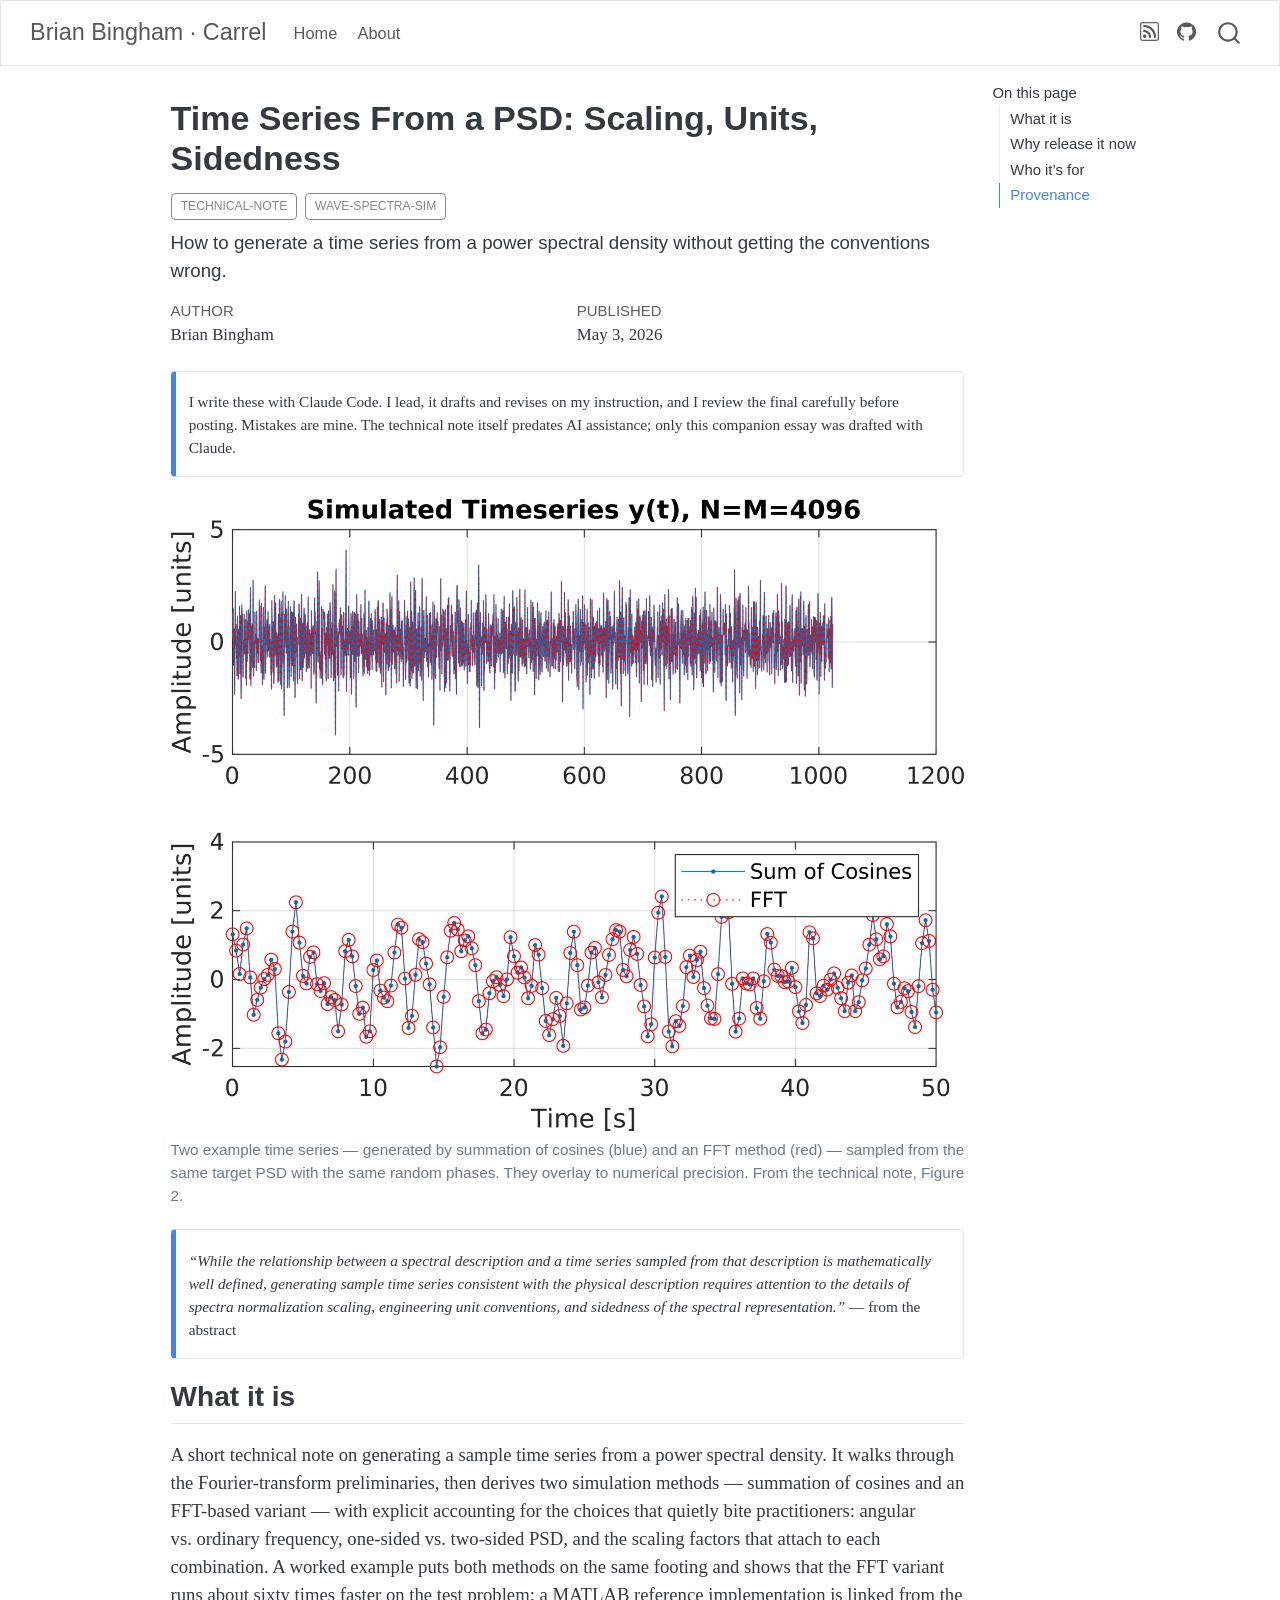
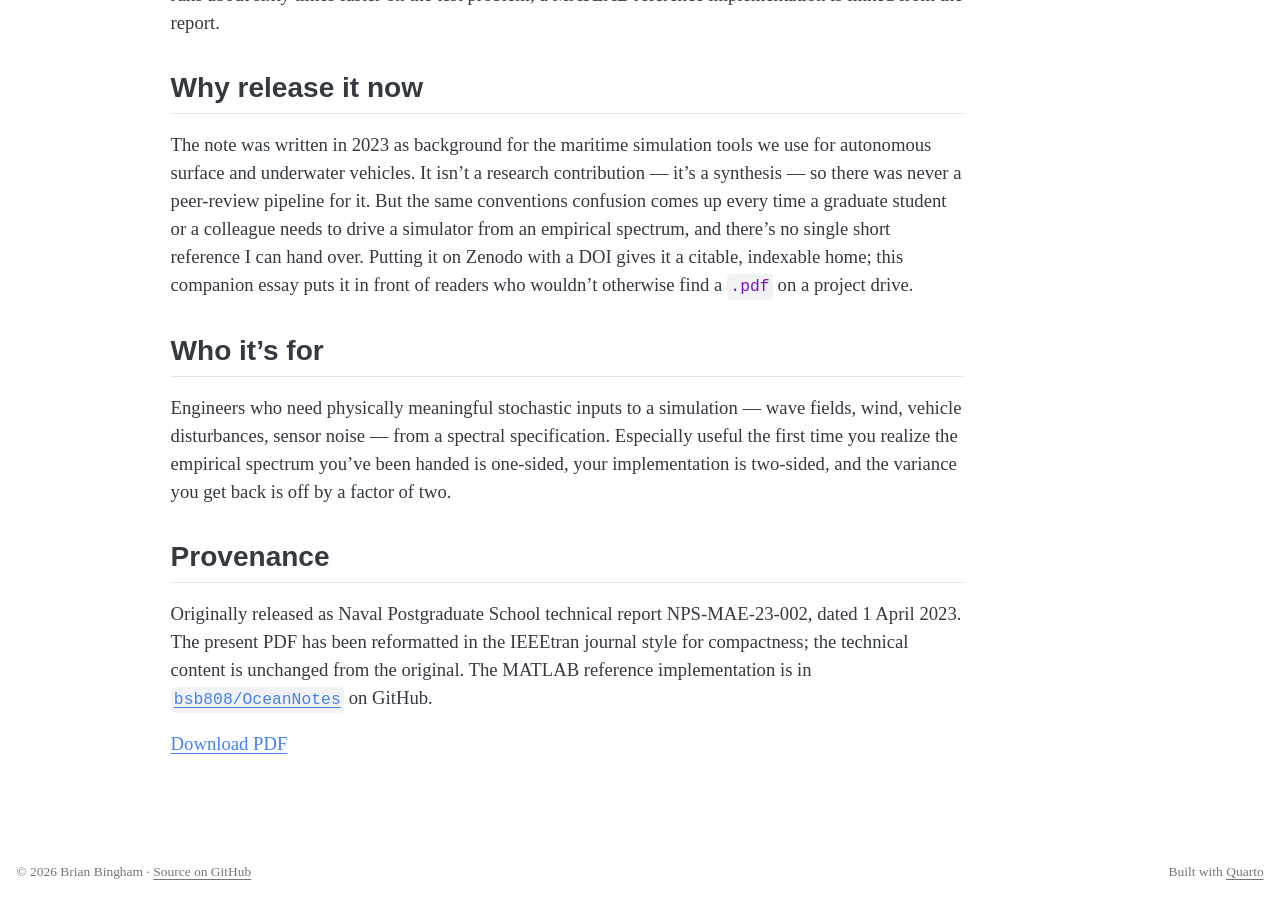
<file: posts/wave-spectra-sim/spectra-from-psd/index.html>
<!DOCTYPE html>
<html xmlns="http://www.w3.org/1999/xhtml" lang="en" xml:lang="en"><head>

<meta charset="utf-8">
<meta name="generator" content="quarto-1.9.38">

<meta name="viewport" content="width=device-width, initial-scale=1.0, user-scalable=yes">

<meta name="author" content="Brian Bingham">
<meta name="dcterms.date" content="2026-05-03">
<meta name="description" content="How to generate a time series from a power spectral density without getting the conventions wrong.">

<title>Time Series From a PSD: Scaling, Units, Sidedness – Brian Bingham · Carrel</title>
<style>
/* Default styles provided by pandoc.
** See https://pandoc.org/MANUAL.html#variables-for-html for config info.
*/
code{white-space: pre-wrap;}
span.smallcaps{font-variant: small-caps;}
div.columns{display: flex; gap: min(4vw, 1.5em);}
div.column{flex: auto; overflow-x: auto;}
div.hanging-indent{margin-left: 1.5em; text-indent: -1.5em;}
ul.task-list{list-style: none;}
ul.task-list li input[type="checkbox"] {
  width: 0.8em;
  margin: 0 0.8em 0.2em -1em; /* quarto-specific, see https://github.com/quarto-dev/quarto-cli/issues/4556 */ 
  vertical-align: middle;
}
</style>


<script src="../../../site_libs/quarto-nav/quarto-nav.js"></script>
<script src="../../../site_libs/clipboard/clipboard.min.js"></script>
<script src="../../../site_libs/quarto-search/autocomplete.umd.js"></script>
<script src="../../../site_libs/quarto-search/fuse.min.js"></script>
<script src="../../../site_libs/quarto-search/quarto-search.js"></script>
<meta name="quarto:offset" content="../../../">
<script src="../../../site_libs/quarto-html/quarto.js" type="module"></script>
<script src="../../../site_libs/quarto-html/tabsets/tabsets.js" type="module"></script>
<script src="../../../site_libs/quarto-html/popper.min.js"></script>
<script src="../../../site_libs/quarto-html/tippy.umd.min.js"></script>
<script src="../../../site_libs/quarto-html/anchor.min.js"></script>
<link href="../../../site_libs/quarto-html/tippy.css" rel="stylesheet">
<link href="../../../site_libs/quarto-html/quarto-syntax-highlighting-15634bcf2e68342d4ad2dfa704d543f6.css" rel="stylesheet" id="quarto-text-highlighting-styles">
<script src="../../../site_libs/bootstrap/bootstrap.min.js"></script>
<link href="../../../site_libs/bootstrap/bootstrap-icons.css" rel="stylesheet">
<link href="../../../site_libs/bootstrap/bootstrap-454c13701e5b3cffbaa44d2e4fed2e2a.min.css" rel="stylesheet" append-hash="true" id="quarto-bootstrap" data-mode="light">
<script id="quarto-search-options" type="application/json">{
  "location": "navbar",
  "copy-button": false,
  "collapse-after": 3,
  "panel-placement": "end",
  "type": "overlay",
  "limit": 50,
  "keyboard-shortcut": [
    "f",
    "/",
    "s"
  ],
  "show-item-context": false,
  "language": {
    "search-no-results-text": "No results",
    "search-matching-documents-text": "matching documents",
    "search-copy-link-title": "Copy link to search",
    "search-hide-matches-text": "Hide additional matches",
    "search-more-match-text": "more match in this document",
    "search-more-matches-text": "more matches in this document",
    "search-clear-button-title": "Clear",
    "search-text-placeholder": "",
    "search-detached-cancel-button-title": "Cancel",
    "search-submit-button-title": "Submit",
    "search-label": "Search"
  }
}</script>
<style>html{ scroll-behavior: smooth; }</style>


<meta property="og:title" content="Time Series From a PSD: Scaling, Units, Sidedness – Brian Bingham · Carrel">
<meta property="og:description" content="How to generate a time series from a power spectral density without getting the conventions wrong.">
<meta property="og:image" content="https://carrel.bbingham.dev/posts/wave-spectra-sim/spectra-from-psd/hero.png">
<meta property="og:site_name" content="Brian Bingham · Carrel">
<meta property="og:image:height" content="1240">
<meta property="og:image:width" content="1557">
</head>

<body class="nav-fixed quarto-light">

<div id="quarto-search-results"></div>
  <header id="quarto-header" class="headroom fixed-top">
    <nav class="navbar navbar-expand-lg " data-bs-theme="dark">
      <div class="navbar-container container-fluid">
      <div class="navbar-brand-container mx-auto">
    <a class="navbar-brand" href="../../../index.html">
    <span class="navbar-title">Brian Bingham · Carrel</span>
    </a>
  </div>
            <div id="quarto-search" class="" title="Search"></div>
          <button class="navbar-toggler" type="button" data-bs-toggle="collapse" data-bs-target="#navbarCollapse" aria-controls="navbarCollapse" role="menu" aria-expanded="false" aria-label="Toggle navigation" onclick="if (window.quartoToggleHeadroom) { window.quartoToggleHeadroom(); }">
  <span class="navbar-toggler-icon"></span>
</button>
          <div class="collapse navbar-collapse" id="navbarCollapse">
            <ul class="navbar-nav navbar-nav-scroll me-auto">
  <li class="nav-item">
    <a class="nav-link" href="../../../index.html"> 
<span class="menu-text">Home</span></a>
  </li>  
  <li class="nav-item">
    <a class="nav-link" href="../../../about.html"> 
<span class="menu-text">About</span></a>
  </li>  
</ul>
            <ul class="navbar-nav navbar-nav-scroll ms-auto">
  <li class="nav-item compact">
    <a class="nav-link" href="../../../index.xml"> <i class="bi bi-rss" role="img" aria-label="RSS feed">
</i> 
<span class="menu-text"></span></a>
  </li>  
  <li class="nav-item compact">
    <a class="nav-link" href="https://github.com/bsb808/carrel"> <i class="bi bi-github" role="img" aria-label="Source on GitHub">
</i> 
<span class="menu-text"></span></a>
  </li>  
</ul>
          </div> <!-- /navcollapse -->
            <div class="quarto-navbar-tools">
</div>
      </div> <!-- /container-fluid -->
    </nav>
</header>
<!-- content -->
<div id="quarto-content" class="quarto-container page-columns page-rows-contents page-layout-article page-navbar">
<!-- sidebar -->
<!-- margin-sidebar -->
    <div id="quarto-margin-sidebar" class="sidebar margin-sidebar">
        <nav id="TOC" role="doc-toc" class="toc-active">
    <h2 id="toc-title">On this page</h2>
   
  <ul>
  <li><a href="#what-it-is" id="toc-what-it-is" class="nav-link active" data-scroll-target="#what-it-is">What it is</a></li>
  <li><a href="#why-release-it-now" id="toc-why-release-it-now" class="nav-link" data-scroll-target="#why-release-it-now">Why release it now</a></li>
  <li><a href="#who-its-for" id="toc-who-its-for" class="nav-link" data-scroll-target="#who-its-for">Who it’s for</a></li>
  <li><a href="#provenance" id="toc-provenance" class="nav-link" data-scroll-target="#provenance">Provenance</a></li>
  </ul>
</nav>
    </div>
<!-- main -->
<main class="content" id="quarto-document-content">

<header id="title-block-header" class="quarto-title-block default">
<div class="quarto-title">
<h1 class="title">Time Series From a PSD: Scaling, Units, Sidedness</h1>
  <div class="quarto-categories">
    <div class="quarto-category">technical-note</div>
    <div class="quarto-category">wave-spectra-sim</div>
  </div>
  </div>

<div>
  <div class="description">
    How to generate a time series from a power spectral density without getting the conventions wrong.
  </div>
</div>


<div class="quarto-title-meta">

    <div>
    <div class="quarto-title-meta-heading">Author</div>
    <div class="quarto-title-meta-contents">
             <p>Brian Bingham </p>
          </div>
  </div>
    
    <div>
    <div class="quarto-title-meta-heading">Published</div>
    <div class="quarto-title-meta-contents">
      <p class="date">May 3, 2026</p>
    </div>
  </div>
  
    
  </div>
  


</header>


<div class="callout callout-style-simple callout-note no-icon">
<div class="callout-body d-flex">
<div class="callout-icon-container">
<i class="callout-icon no-icon"></i>
</div>
<div class="callout-body-container">
<p>I write these with Claude Code. I lead, it drafts and revises on my instruction, and I review the final carefully before posting. Mistakes are mine. The technical note itself predates AI assistance; only this companion essay was drafted with Claude.</p>
</div>
</div>
</div>
<div class="quarto-figure quarto-figure-center">
<figure class="figure">
<p><img src="hero.png" class="img-fluid figure-img"></p>
<figcaption>Two example time series — generated by summation of cosines (blue) and an FFT method (red) — sampled from the same target PSD with the same random phases. They overlay to numerical precision. From the technical note, Figure 2.</figcaption>
</figure>
</div>
<div class="callout callout-style-simple callout-note no-icon">
<div class="callout-body d-flex">
<div class="callout-icon-container">
<i class="callout-icon no-icon"></i>
</div>
<div class="callout-body-container">
<p><em>“While the relationship between a spectral description and a time series sampled from that description is mathematically well defined, generating sample time series consistent with the physical description requires attention to the details of spectra normalization scaling, engineering unit conventions, and sidedness of the spectral representation.”</em> — from the abstract</p>
</div>
</div>
</div>
<section id="what-it-is" class="level2">
<h2 class="anchored" data-anchor-id="what-it-is">What it is</h2>
<p>A short technical note on generating a sample time series from a power spectral density. It walks through the Fourier-transform preliminaries, then derives two simulation methods — summation of cosines and an FFT-based variant — with explicit accounting for the choices that quietly bite practitioners: angular vs.&nbsp;ordinary frequency, one-sided vs.&nbsp;two-sided PSD, and the scaling factors that attach to each combination. A worked example puts both methods on the same footing and shows that the FFT variant runs about sixty times faster on the test problem; a MATLAB reference implementation is linked from the report.</p>
</section>
<section id="why-release-it-now" class="level2">
<h2 class="anchored" data-anchor-id="why-release-it-now">Why release it now</h2>
<p>The note was written in 2023 as background for the maritime simulation tools we use for autonomous surface and underwater vehicles. It isn’t a research contribution — it’s a synthesis — so there was never a peer-review pipeline for it. But the same conventions confusion comes up every time a graduate student or a colleague needs to drive a simulator from an empirical spectrum, and there’s no single short reference I can hand over. Putting it on Zenodo with a DOI gives it a citable, indexable home; this companion essay puts it in front of readers who wouldn’t otherwise find a <code>.pdf</code> on a project drive.</p>
</section>
<section id="who-its-for" class="level2">
<h2 class="anchored" data-anchor-id="who-its-for">Who it’s for</h2>
<p>Engineers who need physically meaningful stochastic inputs to a simulation — wave fields, wind, vehicle disturbances, sensor noise — from a spectral specification. Especially useful the first time you realize the empirical spectrum you’ve been handed is one-sided, your implementation is two-sided, and the variance you get back is off by a factor of two.</p>
</section>
<section id="provenance" class="level2">
<h2 class="anchored" data-anchor-id="provenance">Provenance</h2>
<p>Originally released as Naval Postgraduate School technical report NPS-MAE-23-002, dated 1 April 2023. The present PDF has been reformatted in the IEEEtran journal style for compactness; the technical content is unchanged from the original. The MATLAB reference implementation is in <a href="https://github.com/bsb808/OceanNotes/tree/master/src/gen_timeseries_from_psd"><code>bsb808/OceanNotes</code></a> on GitHub.</p>
<p><a href="spectra-from-psd.pdf">Download PDF</a></p>


</section>

</main> <!-- /main -->
<script id="quarto-html-after-body" type="application/javascript">
  window.document.addEventListener("DOMContentLoaded", function (event) {
    const icon = "";
    const anchorJS = new window.AnchorJS();
    anchorJS.options = {
      placement: 'right',
      icon: icon
    };
    anchorJS.add('.anchored');
    const isCodeAnnotation = (el) => {
      for (const clz of el.classList) {
        if (clz.startsWith('code-annotation-')) {                     
          return true;
        }
      }
      return false;
    }
    const onCopySuccess = function(e) {
      // button target
      const button = e.trigger;
      // don't keep focus
      button.blur();
      // flash "checked"
      button.classList.add('code-copy-button-checked');
      var currentTitle = button.getAttribute("title");
      button.setAttribute("title", "Copied!");
      let tooltip;
      if (window.bootstrap) {
        button.setAttribute("data-bs-toggle", "tooltip");
        button.setAttribute("data-bs-placement", "left");
        button.setAttribute("data-bs-title", "Copied!");
        tooltip = new bootstrap.Tooltip(button, 
          { trigger: "manual", 
            customClass: "code-copy-button-tooltip",
            offset: [0, -8]});
        tooltip.show();    
      }
      setTimeout(function() {
        if (tooltip) {
          tooltip.hide();
          button.removeAttribute("data-bs-title");
          button.removeAttribute("data-bs-toggle");
          button.removeAttribute("data-bs-placement");
        }
        button.setAttribute("title", currentTitle);
        button.classList.remove('code-copy-button-checked');
      }, 1000);
      // clear code selection
      e.clearSelection();
    }
    const getTextToCopy = function(trigger) {
      const outerScaffold = trigger.parentElement.cloneNode(true);
      const codeEl = outerScaffold.querySelector('code');
      for (const childEl of codeEl.children) {
        if (isCodeAnnotation(childEl)) {
          childEl.remove();
        }
      }
      return codeEl.innerText;
    }
    const clipboard = new window.ClipboardJS('.code-copy-button:not([data-in-quarto-modal])', {
      text: getTextToCopy
    });
    clipboard.on('success', onCopySuccess);
    if (window.document.getElementById('quarto-embedded-source-code-modal')) {
      const clipboardModal = new window.ClipboardJS('.code-copy-button[data-in-quarto-modal]', {
        text: getTextToCopy,
        container: window.document.getElementById('quarto-embedded-source-code-modal')
      });
      clipboardModal.on('success', onCopySuccess);
    }
      var localhostRegex = new RegExp(/^(?:http|https):\/\/localhost\:?[0-9]*\//);
      var mailtoRegex = new RegExp(/^mailto:/);
        var filterRegex = new RegExp("https:\/\/carrel\.bbingham\.dev");
      var isInternal = (href) => {
          return filterRegex.test(href) || localhostRegex.test(href) || mailtoRegex.test(href);
      }
      // Inspect non-navigation links and adorn them if external
     var links = window.document.querySelectorAll('a[href]:not(.nav-link):not(.navbar-brand):not(.toc-action):not(.sidebar-link):not(.sidebar-item-toggle):not(.pagination-link):not(.no-external):not([aria-hidden]):not(.dropdown-item):not(.quarto-navigation-tool):not(.about-link)');
      for (var i=0; i<links.length; i++) {
        const link = links[i];
        if (!isInternal(link.href)) {
          // undo the damage that might have been done by quarto-nav.js in the case of
          // links that we want to consider external
          if (link.dataset.originalHref !== undefined) {
            link.href = link.dataset.originalHref;
          }
        }
      }
    function tippyHover(el, contentFn, onTriggerFn, onUntriggerFn) {
      const config = {
        allowHTML: true,
        maxWidth: 500,
        delay: 100,
        arrow: false,
        appendTo: function(el) {
            return el.parentElement;
        },
        interactive: true,
        interactiveBorder: 10,
        theme: 'quarto',
        placement: 'bottom-start',
      };
      if (contentFn) {
        config.content = contentFn;
      }
      if (onTriggerFn) {
        config.onTrigger = onTriggerFn;
      }
      if (onUntriggerFn) {
        config.onUntrigger = onUntriggerFn;
      }
      window.tippy(el, config); 
    }
    const noterefs = window.document.querySelectorAll('a[role="doc-noteref"]');
    for (var i=0; i<noterefs.length; i++) {
      const ref = noterefs[i];
      tippyHover(ref, function() {
        // use id or data attribute instead here
        let href = ref.getAttribute('data-footnote-href') || ref.getAttribute('href');
        try { href = new URL(href).hash; } catch {}
        const id = href.replace(/^#\/?/, "");
        const note = window.document.getElementById(id);
        if (note) {
          return note.innerHTML;
        } else {
          return "";
        }
      });
    }
    const xrefs = window.document.querySelectorAll('a.quarto-xref');
    const processXRef = (id, note) => {
      // Strip column container classes
      const stripColumnClz = (el) => {
        el.classList.remove("page-full", "page-columns");
        if (el.children) {
          for (const child of el.children) {
            stripColumnClz(child);
          }
        }
      }
      stripColumnClz(note)
      if (id === null || id.startsWith('sec-')) {
        // Special case sections, only their first couple elements
        const container = document.createElement("div");
        if (note.children && note.children.length > 2) {
          container.appendChild(note.children[0].cloneNode(true));
          for (let i = 1; i < note.children.length; i++) {
            const child = note.children[i];
            if (child.tagName === "P" && child.innerText === "") {
              continue;
            } else {
              container.appendChild(child.cloneNode(true));
              break;
            }
          }
          if (window.Quarto?.typesetMath) {
            window.Quarto.typesetMath(container);
          }
          return container.innerHTML
        } else {
          if (window.Quarto?.typesetMath) {
            window.Quarto.typesetMath(note);
          }
          return note.innerHTML;
        }
      } else {
        // Remove any anchor links if they are present
        const anchorLink = note.querySelector('a.anchorjs-link');
        if (anchorLink) {
          anchorLink.remove();
        }
        if (window.Quarto?.typesetMath) {
          window.Quarto.typesetMath(note);
        }
        if (note.classList.contains("callout")) {
          return note.outerHTML;
        } else {
          return note.innerHTML;
        }
      }
    }
    for (var i=0; i<xrefs.length; i++) {
      const xref = xrefs[i];
      tippyHover(xref, undefined, function(instance) {
        instance.disable();
        let url = xref.getAttribute('href');
        let hash = undefined; 
        if (url.startsWith('#')) {
          hash = url;
        } else {
          try { hash = new URL(url).hash; } catch {}
        }
        if (hash) {
          const id = hash.replace(/^#\/?/, "");
          const note = window.document.getElementById(id);
          if (note !== null) {
            try {
              const html = processXRef(id, note.cloneNode(true));
              instance.setContent(html);
            } finally {
              instance.enable();
              instance.show();
            }
          } else {
            // See if we can fetch this
            fetch(url.split('#')[0])
            .then(res => res.text())
            .then(html => {
              const parser = new DOMParser();
              const htmlDoc = parser.parseFromString(html, "text/html");
              const note = htmlDoc.getElementById(id);
              if (note !== null) {
                const html = processXRef(id, note);
                instance.setContent(html);
              } 
            }).finally(() => {
              instance.enable();
              instance.show();
            });
          }
        } else {
          // See if we can fetch a full url (with no hash to target)
          // This is a special case and we should probably do some content thinning / targeting
          fetch(url)
          .then(res => res.text())
          .then(html => {
            const parser = new DOMParser();
            const htmlDoc = parser.parseFromString(html, "text/html");
            const note = htmlDoc.querySelector('main.content');
            if (note !== null) {
              // This should only happen for chapter cross references
              // (since there is no id in the URL)
              // remove the first header
              if (note.children.length > 0 && note.children[0].tagName === "HEADER") {
                note.children[0].remove();
              }
              const html = processXRef(null, note);
              instance.setContent(html);
            } 
          }).finally(() => {
            instance.enable();
            instance.show();
          });
        }
      }, function(instance) {
      });
    }
        let selectedAnnoteEl;
        const selectorForAnnotation = ( cell, annotation) => {
          let cellAttr = 'data-code-cell="' + cell + '"';
          let lineAttr = 'data-code-annotation="' +  annotation + '"';
          const selector = 'span[' + cellAttr + '][' + lineAttr + ']';
          return selector;
        }
        const selectCodeLines = (annoteEl) => {
          const doc = window.document;
          const targetCell = annoteEl.getAttribute("data-target-cell");
          const targetAnnotation = annoteEl.getAttribute("data-target-annotation");
          const annoteSpan = window.document.querySelector(selectorForAnnotation(targetCell, targetAnnotation));
          const lines = annoteSpan.getAttribute("data-code-lines").split(",");
          const lineIds = lines.map((line) => {
            return targetCell + "-" + line;
          })
          let top = null;
          let height = null;
          let parent = null;
          if (lineIds.length > 0) {
              //compute the position of the single el (top and bottom and make a div)
              const el = window.document.getElementById(lineIds[0]);
              top = el.offsetTop;
              height = el.offsetHeight;
              parent = el.parentElement.parentElement;
            if (lineIds.length > 1) {
              const lastEl = window.document.getElementById(lineIds[lineIds.length - 1]);
              const bottom = lastEl.offsetTop + lastEl.offsetHeight;
              height = bottom - top;
            }
            if (top !== null && height !== null && parent !== null) {
              // cook up a div (if necessary) and position it 
              let div = window.document.getElementById("code-annotation-line-highlight");
              if (div === null) {
                div = window.document.createElement("div");
                div.setAttribute("id", "code-annotation-line-highlight");
                div.style.position = 'absolute';
                parent.appendChild(div);
              }
              div.style.top = top - 2 + "px";
              div.style.height = height + 4 + "px";
              div.style.left = 0;
              let gutterDiv = window.document.getElementById("code-annotation-line-highlight-gutter");
              if (gutterDiv === null) {
                gutterDiv = window.document.createElement("div");
                gutterDiv.setAttribute("id", "code-annotation-line-highlight-gutter");
                gutterDiv.style.position = 'absolute';
                const codeCell = window.document.getElementById(targetCell);
                const gutter = codeCell.querySelector('.code-annotation-gutter');
                gutter.appendChild(gutterDiv);
              }
              gutterDiv.style.top = top - 2 + "px";
              gutterDiv.style.height = height + 4 + "px";
            }
            selectedAnnoteEl = annoteEl;
          }
        };
        const unselectCodeLines = () => {
          const elementsIds = ["code-annotation-line-highlight", "code-annotation-line-highlight-gutter"];
          elementsIds.forEach((elId) => {
            const div = window.document.getElementById(elId);
            if (div) {
              div.remove();
            }
          });
          selectedAnnoteEl = undefined;
        };
          // Handle positioning of the toggle
      window.addEventListener(
        "resize",
        throttle(() => {
          elRect = undefined;
          if (selectedAnnoteEl) {
            selectCodeLines(selectedAnnoteEl);
          }
        }, 10)
      );
      function throttle(fn, ms) {
      let throttle = false;
      let timer;
        return (...args) => {
          if(!throttle) { // first call gets through
              fn.apply(this, args);
              throttle = true;
          } else { // all the others get throttled
              if(timer) clearTimeout(timer); // cancel #2
              timer = setTimeout(() => {
                fn.apply(this, args);
                timer = throttle = false;
              }, ms);
          }
        };
      }
        // Attach click handler to the DT
        const annoteDls = window.document.querySelectorAll('dt[data-target-cell]');
        for (const annoteDlNode of annoteDls) {
          annoteDlNode.addEventListener('click', (event) => {
            const clickedEl = event.target;
            if (clickedEl !== selectedAnnoteEl) {
              unselectCodeLines();
              const activeEl = window.document.querySelector('dt[data-target-cell].code-annotation-active');
              if (activeEl) {
                activeEl.classList.remove('code-annotation-active');
              }
              selectCodeLines(clickedEl);
              clickedEl.classList.add('code-annotation-active');
            } else {
              // Unselect the line
              unselectCodeLines();
              clickedEl.classList.remove('code-annotation-active');
            }
          });
        }
    const findCites = (el) => {
      const parentEl = el.parentElement;
      if (parentEl) {
        const cites = parentEl.dataset.cites;
        if (cites) {
          return {
            el,
            cites: cites.split(' ')
          };
        } else {
          return findCites(el.parentElement)
        }
      } else {
        return undefined;
      }
    };
    var bibliorefs = window.document.querySelectorAll('a[role="doc-biblioref"]');
    for (var i=0; i<bibliorefs.length; i++) {
      const ref = bibliorefs[i];
      const citeInfo = findCites(ref);
      if (citeInfo) {
        tippyHover(citeInfo.el, function() {
          var popup = window.document.createElement('div');
          citeInfo.cites.forEach(function(cite) {
            var citeDiv = window.document.createElement('div');
            citeDiv.classList.add('hanging-indent');
            citeDiv.classList.add('csl-entry');
            var biblioDiv = window.document.getElementById('ref-' + cite);
            if (biblioDiv) {
              citeDiv.innerHTML = biblioDiv.innerHTML;
            }
            popup.appendChild(citeDiv);
          });
          return popup.innerHTML;
        });
      }
    }
  });
  </script>
</div> <!-- /content -->
<footer class="footer">
  <div class="nav-footer">
    <div class="nav-footer-left">
<p>© 2026 Brian Bingham · <a href="https://github.com/bsb808/carrel">Source on GitHub</a></p>
</div>   
    <div class="nav-footer-center">
      &nbsp;
    </div>
    <div class="nav-footer-right">
<p>Built with <a href="https://quarto.org/">Quarto</a></p>
</div>
  </div>
</footer>




<script src="../../../site_libs/quarto-html/zenscroll-min.js"></script>
</body></html>
</file>
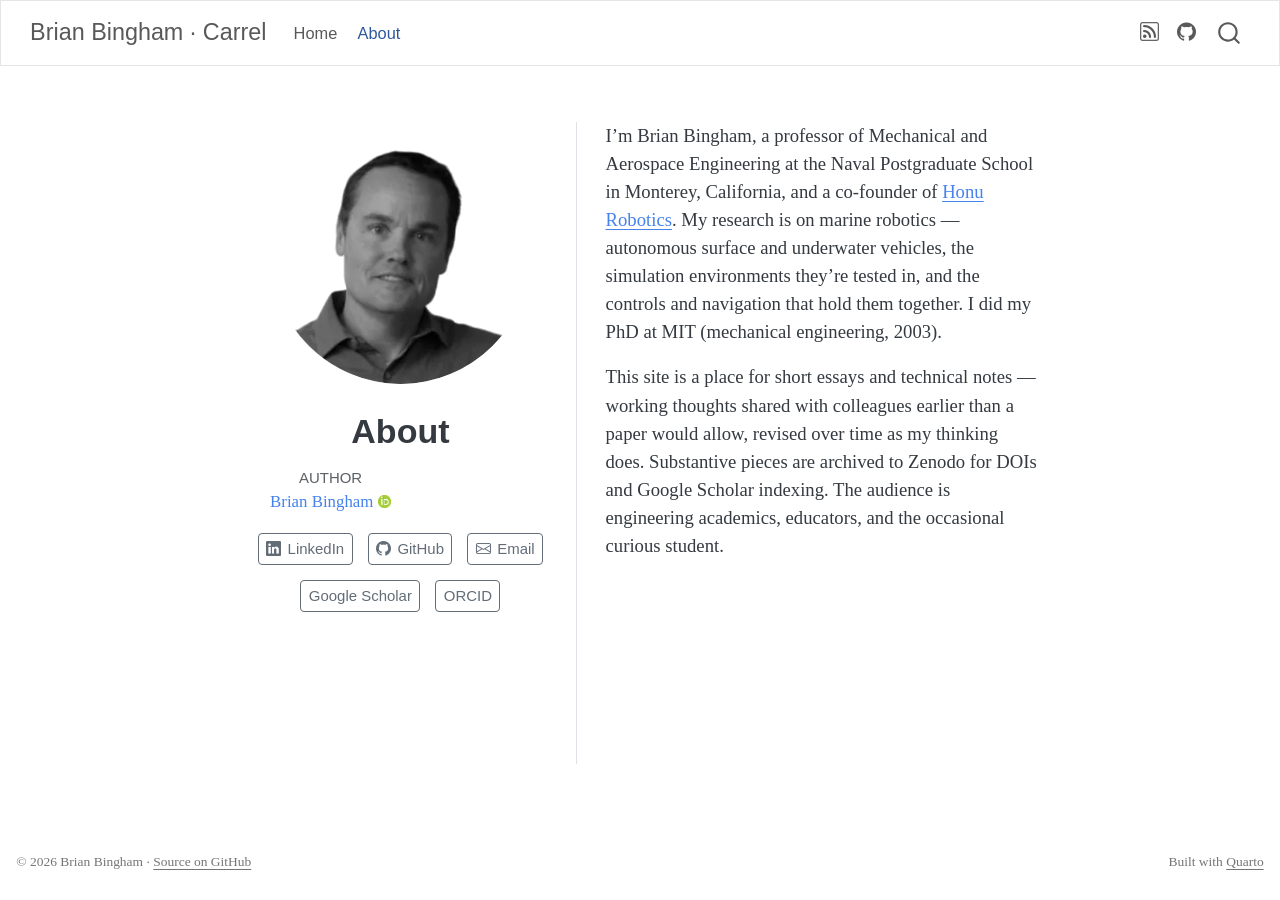
<file: about.html>
<!DOCTYPE html>
<html xmlns="http://www.w3.org/1999/xhtml" lang="en" xml:lang="en"><head>

<meta charset="utf-8">
<meta name="generator" content="quarto-1.9.38">

<meta name="viewport" content="width=device-width, initial-scale=1.0, user-scalable=yes">

<meta name="author" content="Brian Bingham">

<title>About – Brian Bingham · Carrel</title>
<style>
/* Default styles provided by pandoc.
** See https://pandoc.org/MANUAL.html#variables-for-html for config info.
*/
code{white-space: pre-wrap;}
span.smallcaps{font-variant: small-caps;}
div.columns{display: flex; gap: min(4vw, 1.5em);}
div.column{flex: auto; overflow-x: auto;}
div.hanging-indent{margin-left: 1.5em; text-indent: -1.5em;}
ul.task-list{list-style: none;}
ul.task-list li input[type="checkbox"] {
  width: 0.8em;
  margin: 0 0.8em 0.2em -1em; /* quarto-specific, see https://github.com/quarto-dev/quarto-cli/issues/4556 */ 
  vertical-align: middle;
}
</style>


<script src="site_libs/quarto-nav/quarto-nav.js"></script>
<script src="site_libs/clipboard/clipboard.min.js"></script>
<script src="site_libs/quarto-search/autocomplete.umd.js"></script>
<script src="site_libs/quarto-search/fuse.min.js"></script>
<script src="site_libs/quarto-search/quarto-search.js"></script>
<meta name="quarto:offset" content="./">
<script src="site_libs/quarto-html/quarto.js" type="module"></script>
<script src="site_libs/quarto-html/tabsets/tabsets.js" type="module"></script>
<script src="site_libs/quarto-html/popper.min.js"></script>
<script src="site_libs/quarto-html/tippy.umd.min.js"></script>
<link href="site_libs/quarto-html/tippy.css" rel="stylesheet">
<link href="site_libs/quarto-html/quarto-syntax-highlighting-15634bcf2e68342d4ad2dfa704d543f6.css" rel="stylesheet" id="quarto-text-highlighting-styles">
<script src="site_libs/bootstrap/bootstrap.min.js"></script>
<link href="site_libs/bootstrap/bootstrap-icons.css" rel="stylesheet">
<link href="site_libs/bootstrap/bootstrap-454c13701e5b3cffbaa44d2e4fed2e2a.min.css" rel="stylesheet" append-hash="true" id="quarto-bootstrap" data-mode="light">
<script id="quarto-search-options" type="application/json">{
  "location": "navbar",
  "copy-button": false,
  "collapse-after": 3,
  "panel-placement": "end",
  "type": "overlay",
  "limit": 50,
  "keyboard-shortcut": [
    "f",
    "/",
    "s"
  ],
  "show-item-context": false,
  "language": {
    "search-no-results-text": "No results",
    "search-matching-documents-text": "matching documents",
    "search-copy-link-title": "Copy link to search",
    "search-hide-matches-text": "Hide additional matches",
    "search-more-match-text": "more match in this document",
    "search-more-matches-text": "more matches in this document",
    "search-clear-button-title": "Clear",
    "search-text-placeholder": "",
    "search-detached-cancel-button-title": "Cancel",
    "search-submit-button-title": "Submit",
    "search-label": "Search"
  }
}</script>
<style>html{ scroll-behavior: smooth; }</style>


<meta property="og:title" content="About – Brian Bingham · Carrel">
<meta property="og:description" content="Short essays on engineering, computation">
<meta property="og:image" content="https://carrel.bbingham.dev/[data-uri]">
<meta property="og:site_name" content="Brian Bingham · Carrel">
</head>

<body class="nav-fixed fullcontent quarto-light">

<div id="quarto-search-results"></div>
  <header id="quarto-header" class="headroom fixed-top">
    <nav class="navbar navbar-expand-lg " data-bs-theme="dark">
      <div class="navbar-container container-fluid">
      <div class="navbar-brand-container mx-auto">
    <a class="navbar-brand" href="./index.html">
    <span class="navbar-title">Brian Bingham · Carrel</span>
    </a>
  </div>
            <div id="quarto-search" class="" title="Search"></div>
          <button class="navbar-toggler" type="button" data-bs-toggle="collapse" data-bs-target="#navbarCollapse" aria-controls="navbarCollapse" role="menu" aria-expanded="false" aria-label="Toggle navigation" onclick="if (window.quartoToggleHeadroom) { window.quartoToggleHeadroom(); }">
  <span class="navbar-toggler-icon"></span>
</button>
          <div class="collapse navbar-collapse" id="navbarCollapse">
            <ul class="navbar-nav navbar-nav-scroll me-auto">
  <li class="nav-item">
    <a class="nav-link" href="./index.html"> 
<span class="menu-text">Home</span></a>
  </li>  
  <li class="nav-item">
    <a class="nav-link active" href="./about.html" aria-current="page"> 
<span class="menu-text">About</span></a>
  </li>  
</ul>
            <ul class="navbar-nav navbar-nav-scroll ms-auto">
  <li class="nav-item compact">
    <a class="nav-link" href="./index.xml"> <i class="bi bi-rss" role="img" aria-label="RSS feed">
</i> 
<span class="menu-text"></span></a>
  </li>  
  <li class="nav-item compact">
    <a class="nav-link" href="https://github.com/bsb808/carrel"> <i class="bi bi-github" role="img" aria-label="Source on GitHub">
</i> 
<span class="menu-text"></span></a>
  </li>  
</ul>
          </div> <!-- /navcollapse -->
            <div class="quarto-navbar-tools">
</div>
      </div> <!-- /container-fluid -->
    </nav>
</header>
<!-- content -->
<div id="quarto-content" class="quarto-container page-columns page-rows-contents page-layout-article page-navbar">
<!-- sidebar -->
<!-- margin-sidebar -->
    
<!-- main -->
<div class="quarto-about-trestles">
  <div class="about-entity">
    <img src="images/brian.webp" class="about-image
  round " style="height: 14em; width: 14em;">
<header id="title-block-header" class="quarto-title-block default">
<div class="quarto-title">
<h1 class="title">About</h1>
</div>
<div class="quarto-title-meta">
    <div>
    <div class="quarto-title-meta-heading">Author</div>
    <div class="quarto-title-meta-contents">
             <p><a href="https://carrel.bbingham.dev">Brian Bingham</a> <a href="https://orcid.org/0009-0007-8261-3108" class="quarto-title-author-orcid"> <img src="[data-uri]"></a></p>
          </div>
  </div>
  </div>
</header>
    <div class="about-links">
  <a href="https://www.linkedin.com/in/briansbingham/" class="about-link" rel="" target="">
    <i class="bi bi-linkedin"></i>
     <span class="about-link-text">LinkedIn</span>
  </a>
  <a href="https://github.com/bsb808" class="about-link" rel="" target="">
    <i class="bi bi-github"></i>
     <span class="about-link-text">GitHub</span>
  </a>
  <a href="mailto:briansbingham@gmail.com" class="about-link" rel="" target="">
    <i class="bi bi-envelope"></i>
     <span class="about-link-text">Email</span>
  </a>
  <a href="https://scholar.google.com/citations?user=Q8uyljgAAAAJ&amp;hl=en" class="about-link" rel="" target="">
     <span class="about-link-text">Google Scholar</span>
  </a>
  <a href="https://orcid.org/0009-0007-8261-3108" class="about-link" rel="" target="">
     <span class="about-link-text">ORCID</span>
  </a>
</div>
  </div>
  <div class="about-contents"><main class="content" id="quarto-document-content">
<p>I’m Brian Bingham, a professor of Mechanical and Aerospace Engineering at the Naval Postgraduate School in Monterey, California, and a co-founder of <a href="https://honurobotics.com/">Honu Robotics</a>. My research is on marine robotics — autonomous surface and underwater vehicles, the simulation environments they’re tested in, and the controls and navigation that hold them together. I did my PhD at MIT (mechanical engineering, 2003).</p>
<p>This site is a place for short essays and technical notes — working thoughts shared with colleagues earlier than a paper would allow, revised over time as my thinking does. Substantive pieces are archived to Zenodo for DOIs and Google Scholar indexing. The audience is engineering academics, educators, and the occasional curious student.</p>


</main></div>
</div>
 <!-- /main -->
<script id="quarto-html-after-body" type="application/javascript">
  window.document.addEventListener("DOMContentLoaded", function (event) {
    const isCodeAnnotation = (el) => {
      for (const clz of el.classList) {
        if (clz.startsWith('code-annotation-')) {                     
          return true;
        }
      }
      return false;
    }
    const onCopySuccess = function(e) {
      // button target
      const button = e.trigger;
      // don't keep focus
      button.blur();
      // flash "checked"
      button.classList.add('code-copy-button-checked');
      var currentTitle = button.getAttribute("title");
      button.setAttribute("title", "Copied!");
      let tooltip;
      if (window.bootstrap) {
        button.setAttribute("data-bs-toggle", "tooltip");
        button.setAttribute("data-bs-placement", "left");
        button.setAttribute("data-bs-title", "Copied!");
        tooltip = new bootstrap.Tooltip(button, 
          { trigger: "manual", 
            customClass: "code-copy-button-tooltip",
            offset: [0, -8]});
        tooltip.show();    
      }
      setTimeout(function() {
        if (tooltip) {
          tooltip.hide();
          button.removeAttribute("data-bs-title");
          button.removeAttribute("data-bs-toggle");
          button.removeAttribute("data-bs-placement");
        }
        button.setAttribute("title", currentTitle);
        button.classList.remove('code-copy-button-checked');
      }, 1000);
      // clear code selection
      e.clearSelection();
    }
    const getTextToCopy = function(trigger) {
      const outerScaffold = trigger.parentElement.cloneNode(true);
      const codeEl = outerScaffold.querySelector('code');
      for (const childEl of codeEl.children) {
        if (isCodeAnnotation(childEl)) {
          childEl.remove();
        }
      }
      return codeEl.innerText;
    }
    const clipboard = new window.ClipboardJS('.code-copy-button:not([data-in-quarto-modal])', {
      text: getTextToCopy
    });
    clipboard.on('success', onCopySuccess);
    if (window.document.getElementById('quarto-embedded-source-code-modal')) {
      const clipboardModal = new window.ClipboardJS('.code-copy-button[data-in-quarto-modal]', {
        text: getTextToCopy,
        container: window.document.getElementById('quarto-embedded-source-code-modal')
      });
      clipboardModal.on('success', onCopySuccess);
    }
      var localhostRegex = new RegExp(/^(?:http|https):\/\/localhost\:?[0-9]*\//);
      var mailtoRegex = new RegExp(/^mailto:/);
        var filterRegex = new RegExp("https:\/\/carrel\.bbingham\.dev");
      var isInternal = (href) => {
          return filterRegex.test(href) || localhostRegex.test(href) || mailtoRegex.test(href);
      }
      // Inspect non-navigation links and adorn them if external
     var links = window.document.querySelectorAll('a[href]:not(.nav-link):not(.navbar-brand):not(.toc-action):not(.sidebar-link):not(.sidebar-item-toggle):not(.pagination-link):not(.no-external):not([aria-hidden]):not(.dropdown-item):not(.quarto-navigation-tool):not(.about-link)');
      for (var i=0; i<links.length; i++) {
        const link = links[i];
        if (!isInternal(link.href)) {
          // undo the damage that might have been done by quarto-nav.js in the case of
          // links that we want to consider external
          if (link.dataset.originalHref !== undefined) {
            link.href = link.dataset.originalHref;
          }
        }
      }
    function tippyHover(el, contentFn, onTriggerFn, onUntriggerFn) {
      const config = {
        allowHTML: true,
        maxWidth: 500,
        delay: 100,
        arrow: false,
        appendTo: function(el) {
            return el.parentElement;
        },
        interactive: true,
        interactiveBorder: 10,
        theme: 'quarto',
        placement: 'bottom-start',
      };
      if (contentFn) {
        config.content = contentFn;
      }
      if (onTriggerFn) {
        config.onTrigger = onTriggerFn;
      }
      if (onUntriggerFn) {
        config.onUntrigger = onUntriggerFn;
      }
      window.tippy(el, config); 
    }
    const noterefs = window.document.querySelectorAll('a[role="doc-noteref"]');
    for (var i=0; i<noterefs.length; i++) {
      const ref = noterefs[i];
      tippyHover(ref, function() {
        // use id or data attribute instead here
        let href = ref.getAttribute('data-footnote-href') || ref.getAttribute('href');
        try { href = new URL(href).hash; } catch {}
        const id = href.replace(/^#\/?/, "");
        const note = window.document.getElementById(id);
        if (note) {
          return note.innerHTML;
        } else {
          return "";
        }
      });
    }
    const xrefs = window.document.querySelectorAll('a.quarto-xref');
    const processXRef = (id, note) => {
      // Strip column container classes
      const stripColumnClz = (el) => {
        el.classList.remove("page-full", "page-columns");
        if (el.children) {
          for (const child of el.children) {
            stripColumnClz(child);
          }
        }
      }
      stripColumnClz(note)
      if (id === null || id.startsWith('sec-')) {
        // Special case sections, only their first couple elements
        const container = document.createElement("div");
        if (note.children && note.children.length > 2) {
          container.appendChild(note.children[0].cloneNode(true));
          for (let i = 1; i < note.children.length; i++) {
            const child = note.children[i];
            if (child.tagName === "P" && child.innerText === "") {
              continue;
            } else {
              container.appendChild(child.cloneNode(true));
              break;
            }
          }
          if (window.Quarto?.typesetMath) {
            window.Quarto.typesetMath(container);
          }
          return container.innerHTML
        } else {
          if (window.Quarto?.typesetMath) {
            window.Quarto.typesetMath(note);
          }
          return note.innerHTML;
        }
      } else {
        // Remove any anchor links if they are present
        const anchorLink = note.querySelector('a.anchorjs-link');
        if (anchorLink) {
          anchorLink.remove();
        }
        if (window.Quarto?.typesetMath) {
          window.Quarto.typesetMath(note);
        }
        if (note.classList.contains("callout")) {
          return note.outerHTML;
        } else {
          return note.innerHTML;
        }
      }
    }
    for (var i=0; i<xrefs.length; i++) {
      const xref = xrefs[i];
      tippyHover(xref, undefined, function(instance) {
        instance.disable();
        let url = xref.getAttribute('href');
        let hash = undefined; 
        if (url.startsWith('#')) {
          hash = url;
        } else {
          try { hash = new URL(url).hash; } catch {}
        }
        if (hash) {
          const id = hash.replace(/^#\/?/, "");
          const note = window.document.getElementById(id);
          if (note !== null) {
            try {
              const html = processXRef(id, note.cloneNode(true));
              instance.setContent(html);
            } finally {
              instance.enable();
              instance.show();
            }
          } else {
            // See if we can fetch this
            fetch(url.split('#')[0])
            .then(res => res.text())
            .then(html => {
              const parser = new DOMParser();
              const htmlDoc = parser.parseFromString(html, "text/html");
              const note = htmlDoc.getElementById(id);
              if (note !== null) {
                const html = processXRef(id, note);
                instance.setContent(html);
              } 
            }).finally(() => {
              instance.enable();
              instance.show();
            });
          }
        } else {
          // See if we can fetch a full url (with no hash to target)
          // This is a special case and we should probably do some content thinning / targeting
          fetch(url)
          .then(res => res.text())
          .then(html => {
            const parser = new DOMParser();
            const htmlDoc = parser.parseFromString(html, "text/html");
            const note = htmlDoc.querySelector('main.content');
            if (note !== null) {
              // This should only happen for chapter cross references
              // (since there is no id in the URL)
              // remove the first header
              if (note.children.length > 0 && note.children[0].tagName === "HEADER") {
                note.children[0].remove();
              }
              const html = processXRef(null, note);
              instance.setContent(html);
            } 
          }).finally(() => {
            instance.enable();
            instance.show();
          });
        }
      }, function(instance) {
      });
    }
        let selectedAnnoteEl;
        const selectorForAnnotation = ( cell, annotation) => {
          let cellAttr = 'data-code-cell="' + cell + '"';
          let lineAttr = 'data-code-annotation="' +  annotation + '"';
          const selector = 'span[' + cellAttr + '][' + lineAttr + ']';
          return selector;
        }
        const selectCodeLines = (annoteEl) => {
          const doc = window.document;
          const targetCell = annoteEl.getAttribute("data-target-cell");
          const targetAnnotation = annoteEl.getAttribute("data-target-annotation");
          const annoteSpan = window.document.querySelector(selectorForAnnotation(targetCell, targetAnnotation));
          const lines = annoteSpan.getAttribute("data-code-lines").split(",");
          const lineIds = lines.map((line) => {
            return targetCell + "-" + line;
          })
          let top = null;
          let height = null;
          let parent = null;
          if (lineIds.length > 0) {
              //compute the position of the single el (top and bottom and make a div)
              const el = window.document.getElementById(lineIds[0]);
              top = el.offsetTop;
              height = el.offsetHeight;
              parent = el.parentElement.parentElement;
            if (lineIds.length > 1) {
              const lastEl = window.document.getElementById(lineIds[lineIds.length - 1]);
              const bottom = lastEl.offsetTop + lastEl.offsetHeight;
              height = bottom - top;
            }
            if (top !== null && height !== null && parent !== null) {
              // cook up a div (if necessary) and position it 
              let div = window.document.getElementById("code-annotation-line-highlight");
              if (div === null) {
                div = window.document.createElement("div");
                div.setAttribute("id", "code-annotation-line-highlight");
                div.style.position = 'absolute';
                parent.appendChild(div);
              }
              div.style.top = top - 2 + "px";
              div.style.height = height + 4 + "px";
              div.style.left = 0;
              let gutterDiv = window.document.getElementById("code-annotation-line-highlight-gutter");
              if (gutterDiv === null) {
                gutterDiv = window.document.createElement("div");
                gutterDiv.setAttribute("id", "code-annotation-line-highlight-gutter");
                gutterDiv.style.position = 'absolute';
                const codeCell = window.document.getElementById(targetCell);
                const gutter = codeCell.querySelector('.code-annotation-gutter');
                gutter.appendChild(gutterDiv);
              }
              gutterDiv.style.top = top - 2 + "px";
              gutterDiv.style.height = height + 4 + "px";
            }
            selectedAnnoteEl = annoteEl;
          }
        };
        const unselectCodeLines = () => {
          const elementsIds = ["code-annotation-line-highlight", "code-annotation-line-highlight-gutter"];
          elementsIds.forEach((elId) => {
            const div = window.document.getElementById(elId);
            if (div) {
              div.remove();
            }
          });
          selectedAnnoteEl = undefined;
        };
          // Handle positioning of the toggle
      window.addEventListener(
        "resize",
        throttle(() => {
          elRect = undefined;
          if (selectedAnnoteEl) {
            selectCodeLines(selectedAnnoteEl);
          }
        }, 10)
      );
      function throttle(fn, ms) {
      let throttle = false;
      let timer;
        return (...args) => {
          if(!throttle) { // first call gets through
              fn.apply(this, args);
              throttle = true;
          } else { // all the others get throttled
              if(timer) clearTimeout(timer); // cancel #2
              timer = setTimeout(() => {
                fn.apply(this, args);
                timer = throttle = false;
              }, ms);
          }
        };
      }
        // Attach click handler to the DT
        const annoteDls = window.document.querySelectorAll('dt[data-target-cell]');
        for (const annoteDlNode of annoteDls) {
          annoteDlNode.addEventListener('click', (event) => {
            const clickedEl = event.target;
            if (clickedEl !== selectedAnnoteEl) {
              unselectCodeLines();
              const activeEl = window.document.querySelector('dt[data-target-cell].code-annotation-active');
              if (activeEl) {
                activeEl.classList.remove('code-annotation-active');
              }
              selectCodeLines(clickedEl);
              clickedEl.classList.add('code-annotation-active');
            } else {
              // Unselect the line
              unselectCodeLines();
              clickedEl.classList.remove('code-annotation-active');
            }
          });
        }
    const findCites = (el) => {
      const parentEl = el.parentElement;
      if (parentEl) {
        const cites = parentEl.dataset.cites;
        if (cites) {
          return {
            el,
            cites: cites.split(' ')
          };
        } else {
          return findCites(el.parentElement)
        }
      } else {
        return undefined;
      }
    };
    var bibliorefs = window.document.querySelectorAll('a[role="doc-biblioref"]');
    for (var i=0; i<bibliorefs.length; i++) {
      const ref = bibliorefs[i];
      const citeInfo = findCites(ref);
      if (citeInfo) {
        tippyHover(citeInfo.el, function() {
          var popup = window.document.createElement('div');
          citeInfo.cites.forEach(function(cite) {
            var citeDiv = window.document.createElement('div');
            citeDiv.classList.add('hanging-indent');
            citeDiv.classList.add('csl-entry');
            var biblioDiv = window.document.getElementById('ref-' + cite);
            if (biblioDiv) {
              citeDiv.innerHTML = biblioDiv.innerHTML;
            }
            popup.appendChild(citeDiv);
          });
          return popup.innerHTML;
        });
      }
    }
  });
  </script>
</div> <!-- /content -->
<footer class="footer">
  <div class="nav-footer">
    <div class="nav-footer-left">
<p>© 2026 Brian Bingham · <a href="https://github.com/bsb808/carrel">Source on GitHub</a></p>
</div>   
    <div class="nav-footer-center">
      &nbsp;
    </div>
    <div class="nav-footer-right">
<p>Built with <a href="https://quarto.org/">Quarto</a></p>
</div>
  </div>
</footer>




<script src="site_libs/quarto-html/zenscroll-min.js"></script>
</body></html>
</file>
<file: site_libs/quarto-html/tippy.css>
.tippy-box[data-animation=fade][data-state=hidden]{opacity:0}[data-tippy-root]{max-width:calc(100vw - 10px)}.tippy-box{position:relative;background-color:#333;color:#fff;border-radius:4px;font-size:14px;line-height:1.4;white-space:normal;outline:0;transition-property:transform,visibility,opacity}.tippy-box[data-placement^=top]>.tippy-arrow{bottom:0}.tippy-box[data-placement^=top]>.tippy-arrow:before{bottom:-7px;left:0;border-width:8px 8px 0;border-top-color:initial;transform-origin:center top}.tippy-box[data-placement^=bottom]>.tippy-arrow{top:0}.tippy-box[data-placement^=bottom]>.tippy-arrow:before{top:-7px;left:0;border-width:0 8px 8px;border-bottom-color:initial;transform-origin:center bottom}.tippy-box[data-placement^=left]>.tippy-arrow{right:0}.tippy-box[data-placement^=left]>.tippy-arrow:before{border-width:8px 0 8px 8px;border-left-color:initial;right:-7px;transform-origin:center left}.tippy-box[data-placement^=right]>.tippy-arrow{left:0}.tippy-box[data-placement^=right]>.tippy-arrow:before{left:-7px;border-width:8px 8px 8px 0;border-right-color:initial;transform-origin:center right}.tippy-box[data-inertia][data-state=visible]{transition-timing-function:cubic-bezier(.54,1.5,.38,1.11)}.tippy-arrow{width:16px;height:16px;color:#333}.tippy-arrow:before{content:"";position:absolute;border-color:transparent;border-style:solid}.tippy-content{position:relative;padding:5px 9px;z-index:1}
</file>
<file: site_libs/quarto-html/quarto-syntax-highlighting-15634bcf2e68342d4ad2dfa704d543f6.css>
/* quarto syntax highlight colors */
:root {
  --quarto-hl-ot-color: #003B4F;
  --quarto-hl-at-color: #657422;
  --quarto-hl-ss-color: #20794D;
  --quarto-hl-an-color: #5E5E5E;
  --quarto-hl-fu-color: #4758AB;
  --quarto-hl-st-color: #20794D;
  --quarto-hl-cf-color: #003B4F;
  --quarto-hl-op-color: #5E5E5E;
  --quarto-hl-er-color: #AD0000;
  --quarto-hl-bn-color: #AD0000;
  --quarto-hl-al-color: #AD0000;
  --quarto-hl-va-color: #111111;
  --quarto-hl-bu-color: inherit;
  --quarto-hl-ex-color: inherit;
  --quarto-hl-pp-color: #AD0000;
  --quarto-hl-in-color: #5E5E5E;
  --quarto-hl-vs-color: #20794D;
  --quarto-hl-wa-color: #5E5E5E;
  --quarto-hl-do-color: #5E5E5E;
  --quarto-hl-im-color: #00769E;
  --quarto-hl-ch-color: #20794D;
  --quarto-hl-dt-color: #AD0000;
  --quarto-hl-fl-color: #AD0000;
  --quarto-hl-co-color: #5E5E5E;
  --quarto-hl-cv-color: #5E5E5E;
  --quarto-hl-cn-color: #8f5902;
  --quarto-hl-sc-color: #5E5E5E;
  --quarto-hl-dv-color: #AD0000;
  --quarto-hl-kw-color: #003B4F;
}

/* other quarto variables */
:root {
  --quarto-font-monospace: SFMono-Regular, Menlo, Monaco, Consolas, "Liberation Mono", "Courier New", monospace;
}

/* syntax highlight based on Pandoc's rules */
pre > code.sourceCode > span {
  color: #003B4F;
}

code.sourceCode > span {
  color: #003B4F;
}

div.sourceCode,
div.sourceCode pre.sourceCode {
  color: #003B4F;
}

/* Normal */
code span {
  color: #003B4F;
}

/* Alert */
code span.al {
  color: #AD0000;
  font-style: inherit;
}

/* Annotation */
code span.an {
  color: #5E5E5E;
  font-style: inherit;
}

/* Attribute */
code span.at {
  color: #657422;
  font-style: inherit;
}

/* BaseN */
code span.bn {
  color: #AD0000;
  font-style: inherit;
}

/* BuiltIn */
code span.bu {
  font-style: inherit;
}

/* ControlFlow */
code span.cf {
  color: #003B4F;
  font-weight: bold;
  font-style: inherit;
}

/* Char */
code span.ch {
  color: #20794D;
  font-style: inherit;
}

/* Constant */
code span.cn {
  color: #8f5902;
  font-style: inherit;
}

/* Comment */
code span.co {
  color: #5E5E5E;
  font-style: inherit;
}

/* CommentVar */
code span.cv {
  color: #5E5E5E;
  font-style: italic;
}

/* Documentation */
code span.do {
  color: #5E5E5E;
  font-style: italic;
}

/* DataType */
code span.dt {
  color: #AD0000;
  font-style: inherit;
}

/* DecVal */
code span.dv {
  color: #AD0000;
  font-style: inherit;
}

/* Error */
code span.er {
  color: #AD0000;
  font-style: inherit;
}

/* Extension */
code span.ex {
  font-style: inherit;
}

/* Float */
code span.fl {
  color: #AD0000;
  font-style: inherit;
}

/* Function */
code span.fu {
  color: #4758AB;
  font-style: inherit;
}

/* Import */
code span.im {
  color: #00769E;
  font-style: inherit;
}

/* Information */
code span.in {
  color: #5E5E5E;
  font-style: inherit;
}

/* Keyword */
code span.kw {
  color: #003B4F;
  font-weight: bold;
  font-style: inherit;
}

/* Operator */
code span.op {
  color: #5E5E5E;
  font-style: inherit;
}

/* Other */
code span.ot {
  color: #003B4F;
  font-style: inherit;
}

/* Preprocessor */
code span.pp {
  color: #AD0000;
  font-style: inherit;
}

/* SpecialChar */
code span.sc {
  color: #5E5E5E;
  font-style: inherit;
}

/* SpecialString */
code span.ss {
  color: #20794D;
  font-style: inherit;
}

/* String */
code span.st {
  color: #20794D;
  font-style: inherit;
}

/* Variable */
code span.va {
  color: #111111;
  font-style: inherit;
}

/* VerbatimString */
code span.vs {
  color: #20794D;
  font-style: inherit;
}

/* Warning */
code span.wa {
  color: #5E5E5E;
  font-style: italic;
}

.prevent-inlining {
  content: "</";
}

/*# sourceMappingURL=f23921c56f73e400b49028c9186a1aa0.css.map */
</file>
